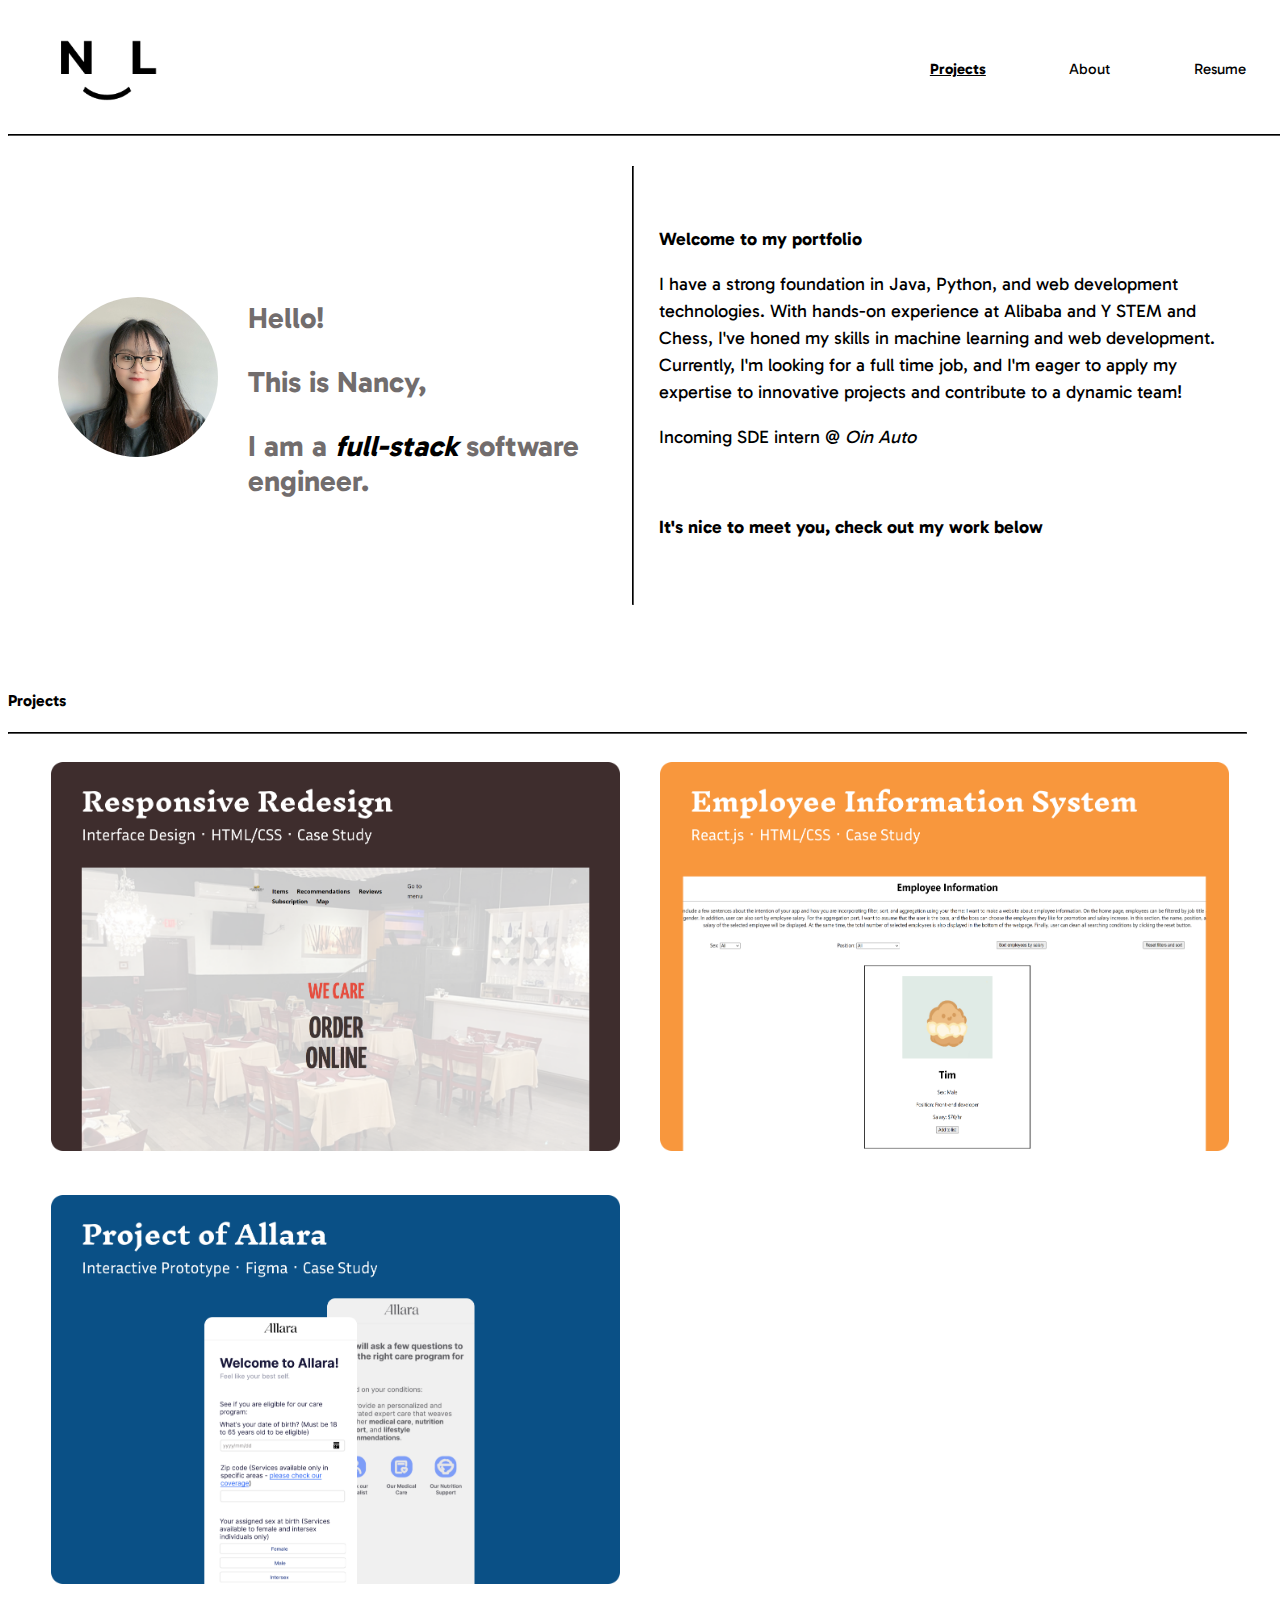
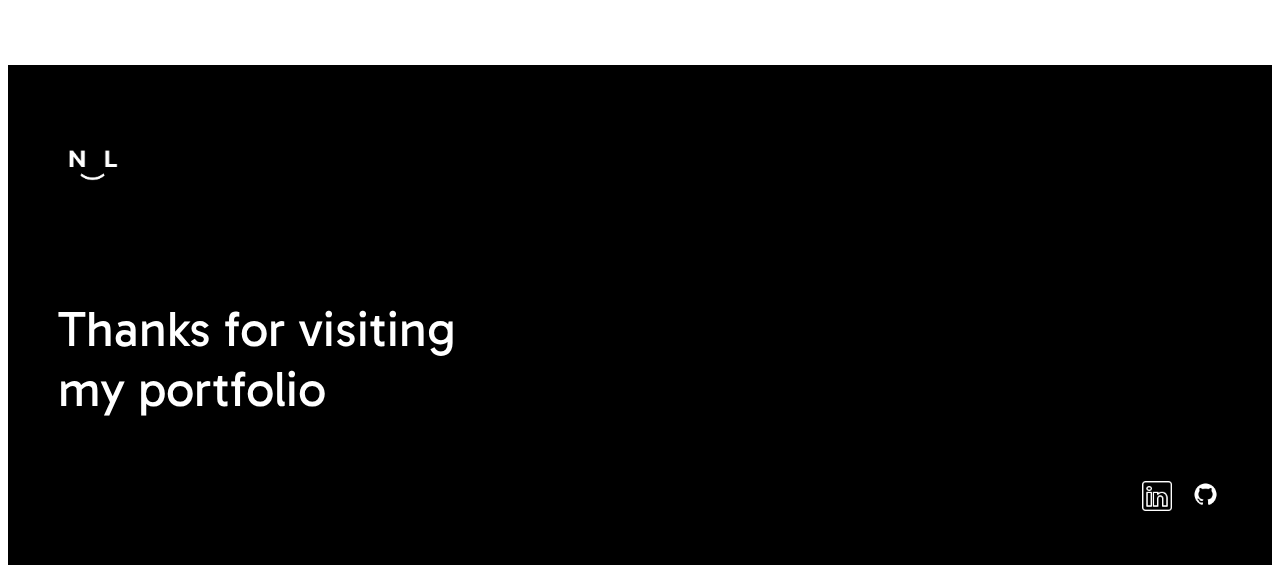
<file: index.html>
<!DOCTYPE html>
<html lang="zh-CN">
  <head>
    <meta charset="UTF-8" />
    <title>Portfolio</title>
    <!-- css -->
    <link rel="stylesheet" href="style.css" />
    <!-- font -->
    <link rel="preconnect" href="https://fonts.googleapis.com" />
    <link rel="preconnect" href="https://fonts.gstatic.com" crossorigin />
    <link
      href="https://fonts.googleapis.com/css2?family=Belanosima:wght@400;600;700&family=Gabarito:wght@400..900&family=Reddit+Mono:wght@200..900&display=swap"
      rel="stylesheet"
    />
  </head>
  <body>
    <!-- header part -->
    <header>
      <div class="header">
        <a href="index.html"
          ><img
            src="./Assets/Group 1.png"
            alt="group1"
            style="width: 100px; height: 100px"
        /></a>
        <div class="header-text">
          <a href="#projects"><u>Projects</u></a>
          <a href="about.html">About</a>
          <a href="./Assets/Lanxi Li Resume Java.pdf"> Resume</a>
        </div>
      </div>
      <hr style="margin: 0px; border-color: black" />
    </header>

    <!-- brief intro about myself -->
    <div class="intro">
      <div class="left-part">
        <img
          src="./Assets/me.jpg"
          alt="me"
          style="
            border-radius: 50%;
            height: 160px;
            width: 160px;
            margin-right: 30px;
            margin-top: 25px;
          "
        />
        <div class="left-part-text">
          <h3>Hello!</h3>
          <h3>This is Nancy,</h3>
          <h3 style="display: inline">
            I am a
            <p
              style="
                font-weight: bold;
                color: black;
                display: inline;
                font-style: italic;
              "
            >
              full-stack
            </p>
            software engineer.
          </h3>
        </div>
      </div>
      <hr style="border-color: black; margin-right: 25px" />
      <div class="right-part">
        <p style="font-weight: bold">Welcome to my portfolio</p>
        <p>
          I have a strong foundation in Java, Python, and web development
          technologies. With hands-on experience at Alibaba and Y STEM and
          Chess, I've honed my skills in machine learning and web development.
          Currently, I'm looking for a full time job, and I'm eager to apply my
          expertise to innovative projects and contribute to a dynamic team!
        </p>
        <p>Incoming SDE intern @ <i>Oin Auto</i></p>
        <br />
        <p style="font-weight: bold">
          It's nice to meet you, check out my work below
        </p>
        <br />
        <br />
      </div>
    </div>
    <br id="projects" />
    <br />
    <br />

    <!-- projects -->
    <h4>Projects</h4>
    <hr style="border-color: black; margin-right: 25px" />
    <div class="projects">
      <a href="responsiveRedesign.html"
        ><img src="./Assets/responsive redesign.png" alt="responsive redesign"
      /></a>
      <a href="employeeInfoSys.html"
        ><img src="./Assets/employee info sys.png" alt="employee info system"
      /></a>
      <a href="allara.html"
        ><img src="./Assets/allara project.png" alt="allara project"
      /></a>
      <a href="" style="pointer-events: none"
        ><img src="./Assets/transparent frame.png" alt="transparent"
      /></a>
    </div>
    <br />
    <br />
    <br />

    <!-- footer -->
    <footer class="footer">
      <div class="footer-left">
        <img
          src="./Assets/Group 2.png"
          alt="group 2"
          style="width: 50px; height: 50px; margin-top: 80px; margin-left: 60px"
        />
        <div class="footer-content">
          <div class="footer-text">
            <p>Thanks for visiting</p>
            <p>my portfolio</p>
          </div>
        </div>
      </div>

      <div class="footer-image">
        <a href="https://www.linkedin.com/in/lanxi-li-076632290/"
          ><img src="./Assets/linkedin.png" alt="linkedin" style="width: 30px"
        /></a>

        <a href="https://github.com/Nancy0221"
          ><img
            src="./Assets/github.png"
            alt="github"
            style="width: 33px; height: 33px"
        /></a>
      </div>
    </footer>
  </body>
</html>
</file>
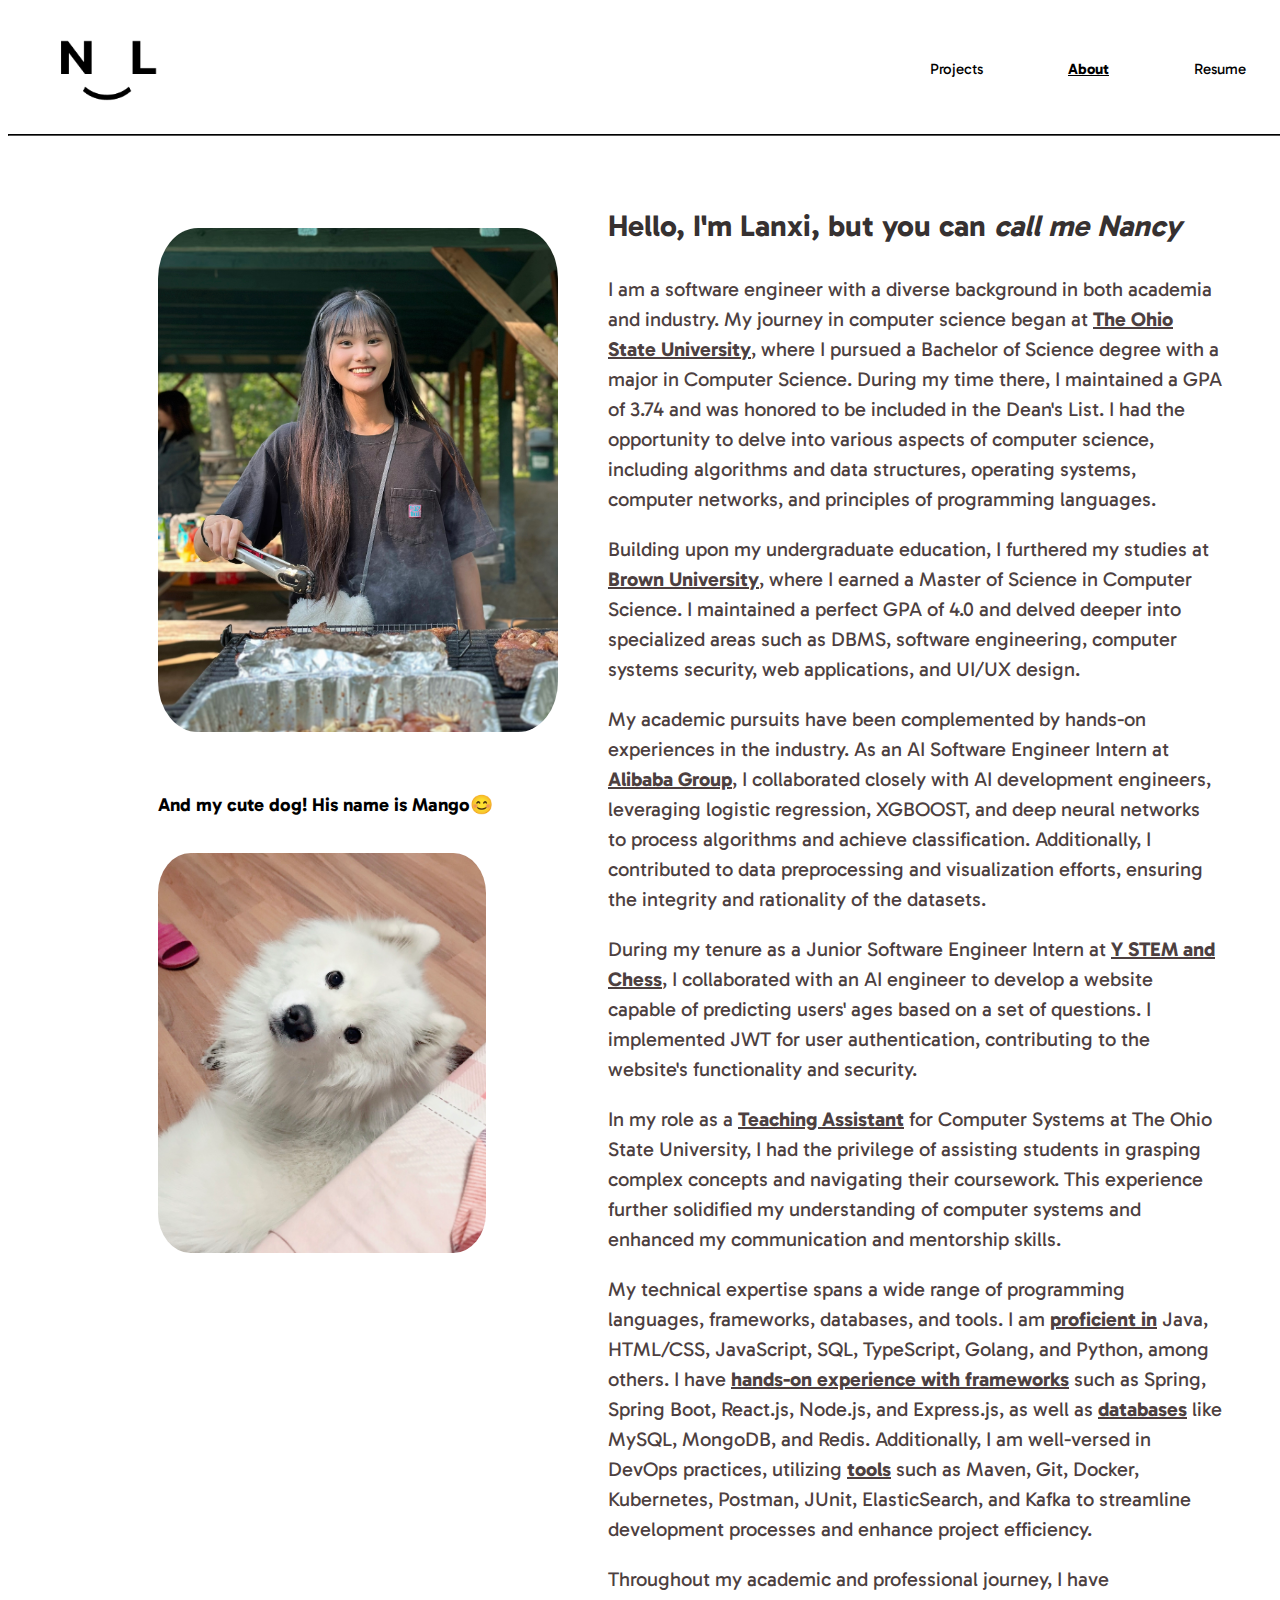
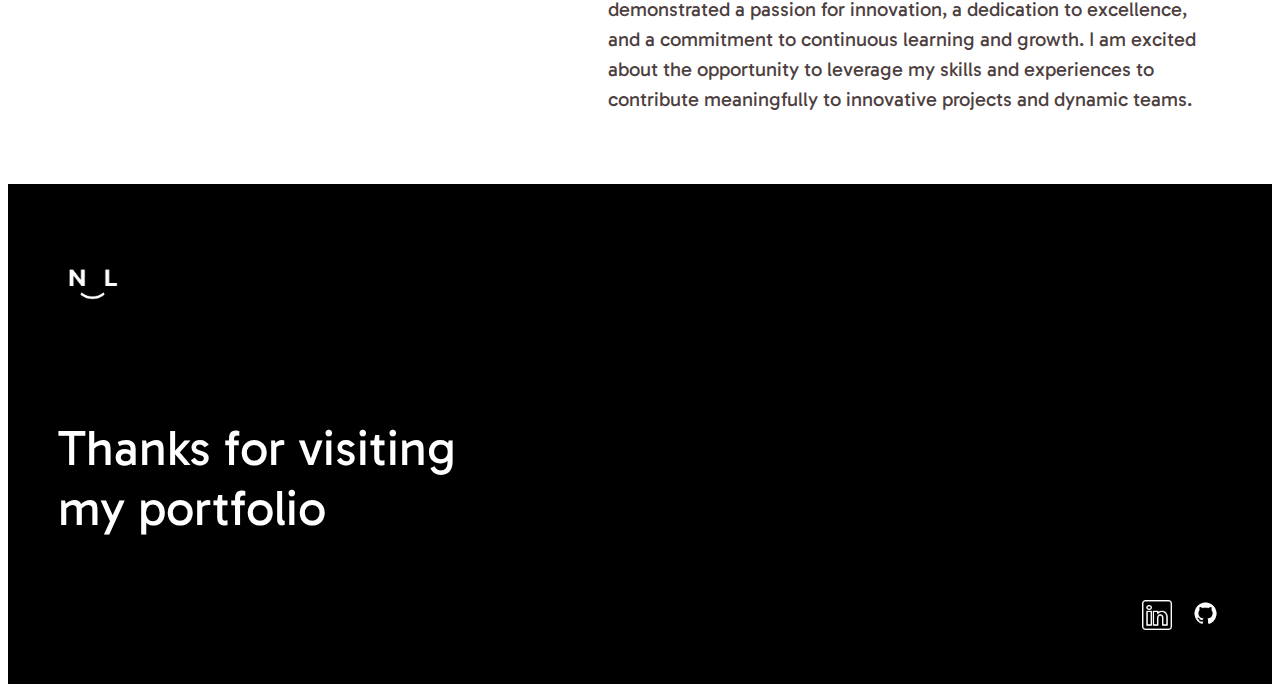
<file: about.html>
<!DOCTYPE html>
<html lang="zh-CN">
  <head>
    <meta charset="UTF-8" />
    <title>About</title>
    <!-- css -->
    <link rel="stylesheet" href="style.css" />
    <!-- font -->
    <link rel="preconnect" href="https://fonts.googleapis.com" />
    <link rel="preconnect" href="https://fonts.gstatic.com" crossorigin />
    <link
      href="https://fonts.googleapis.com/css2?family=Belanosima:wght@400;600;700&family=Gabarito:wght@400..900&family=Reddit+Mono:wght@200..900&display=swap"
      rel="stylesheet"
    />
  </head>
  <body>
    <!-- header part -->
    <header>
      <div class="header">
        <a href="index.html"
          ><img
            src="./Assets/Group 1.png"
            alt="group1"
            style="width: 100px; height: 100px"
        /></a>
        <div class="header-text">
          <a href="index.html#projects">Projects</a>
          <a href="about.html"><u>About</u></a>
          <a href="./Assets/Lanxi Li Resume Java.pdf">Resume</a>
        </div>
      </div>
      <hr style="margin: 0px; border-color: black" />
    </header>

    <!-- self intro part -->
    <div class="self-intro">
      <div class="about-me-self-intro-pics">
        <img
          src="./Assets/aboutMePicture.jpg"
          alt="myself"
          style="height: 504px; width: 400px; border-radius: 10%"
        />
        <br />
        <br />
        <br />
        <h3>And my cute dog! His name is Mango😊</h3>
        <br />
        <img
          src="./Assets/dog.jpg"
          alt="mango"
          style="height: 400px; width: auto; border-radius: 10%"
        />
      </div>

      <div class="about-me-self-intro-text">
        <h3 style="font-size: 30px; color: rgba(54, 49, 49, 1)">
          Hello, I'm Lanxi, but you can <i>call me Nancy</i>
        </h3>
        <p>
          I am a software engineer with a diverse background in both academia
          and industry. My journey in computer science began at
          <u>The Ohio State University</u>, where I pursued a Bachelor of
          Science degree with a major in Computer Science. During my time there,
          I maintained a GPA of 3.74 and was honored to be included in the
          Dean's List. I had the opportunity to delve into various aspects of
          computer science, including algorithms and data structures, operating
          systems, computer networks, and principles of programming languages.
        </p>
        <p>
          Building upon my undergraduate education, I furthered my studies at
          <u>Brown University</u>, where I earned a Master of Science in
          Computer Science. I maintained a perfect GPA of 4.0 and delved deeper
          into specialized areas such as DBMS, software engineering, computer
          systems security, web applications, and UI/UX design.
        </p>
        <p>
          My academic pursuits have been complemented by hands-on experiences in
          the industry. As an AI Software Engineer Intern at
          <u>Alibaba Group</u>, I collaborated closely with AI development
          engineers, leveraging logistic regression, XGBOOST, and deep neural
          networks to process algorithms and achieve classification.
          Additionally, I contributed to data preprocessing and visualization
          efforts, ensuring the integrity and rationality of the datasets.
        </p>
        <p>
          During my tenure as a Junior Software Engineer Intern at
          <u>Y STEM and Chess</u>, I collaborated with an AI engineer to develop
          a website capable of predicting users' ages based on a set of
          questions. I implemented JWT for user authentication, contributing to
          the website's functionality and security.
        </p>
        <p>
          In my role as a <u>Teaching Assistant</u> for Computer Systems at The
          Ohio State University, I had the privilege of assisting students in
          grasping complex concepts and navigating their coursework. This
          experience further solidified my understanding of computer systems and
          enhanced my communication and mentorship skills.
        </p>
        <p>
          My technical expertise spans a wide range of programming languages,
          frameworks, databases, and tools. I am <u>proficient in</u> Java,
          HTML/CSS, JavaScript, SQL, TypeScript, Golang, and Python, among
          others. I have <u>hands-on experience with frameworks</u> such as
          Spring, Spring Boot, React.js, Node.js, and Express.js, as well as
          <u>databases</u> like MySQL, MongoDB, and Redis. Additionally, I am
          well-versed in DevOps practices, utilizing <u>tools</u> such as Maven,
          Git, Docker, Kubernetes, Postman, JUnit, ElasticSearch, and Kafka to
          streamline development processes and enhance project efficiency.
        </p>
        <p>
          Throughout my academic and professional journey, I have demonstrated a
          passion for innovation, a dedication to excellence, and a commitment
          to continuous learning and growth. I am excited about the opportunity
          to leverage my skills and experiences to contribute meaningfully to
          innovative projects and dynamic teams.
        </p>
      </div>
    </div>

    <!-- footer -->
    <footer class="footer">
      <div class="footer-left">
        <img
          src="./Assets/Group 2.png"
          alt="group 2"
          style="width: 50px; height: 50px; margin-top: 80px; margin-left: 60px"
        />
        <div class="footer-content">
          <div class="footer-text">
            <p>Thanks for visiting</p>
            <p>my portfolio</p>
          </div>
        </div>
      </div>

      <div class="footer-image">
        <a href="https://www.linkedin.com/in/lanxi-li-076632290/"
          ><img src="./Assets/linkedin.png" alt="linkedin" style="width: 30px"
        /></a>

        <a href="https://github.com/Nancy0221"
          ><img
            src="./Assets/github.png"
            alt="github"
            style="width: 33px; height: 33px"
        /></a>
      </div>
    </footer>
  </body>
</html>
</file>
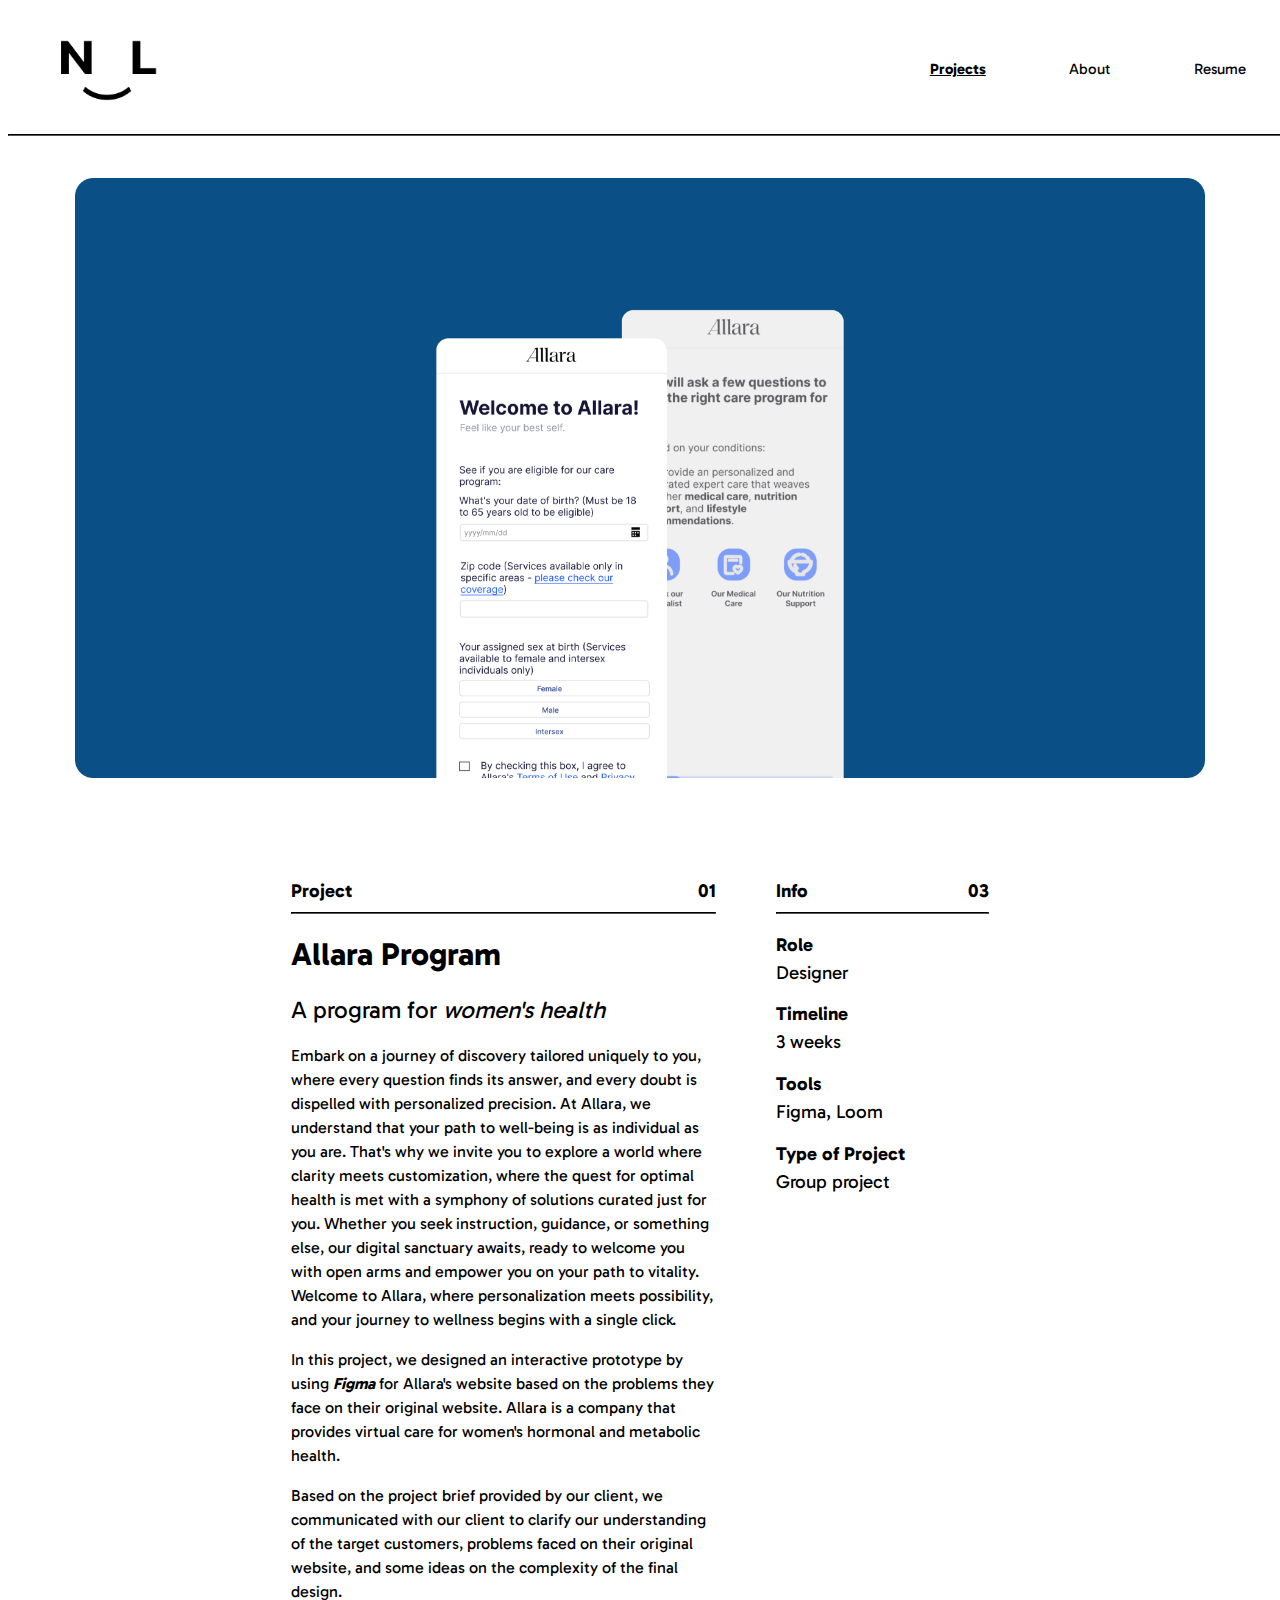
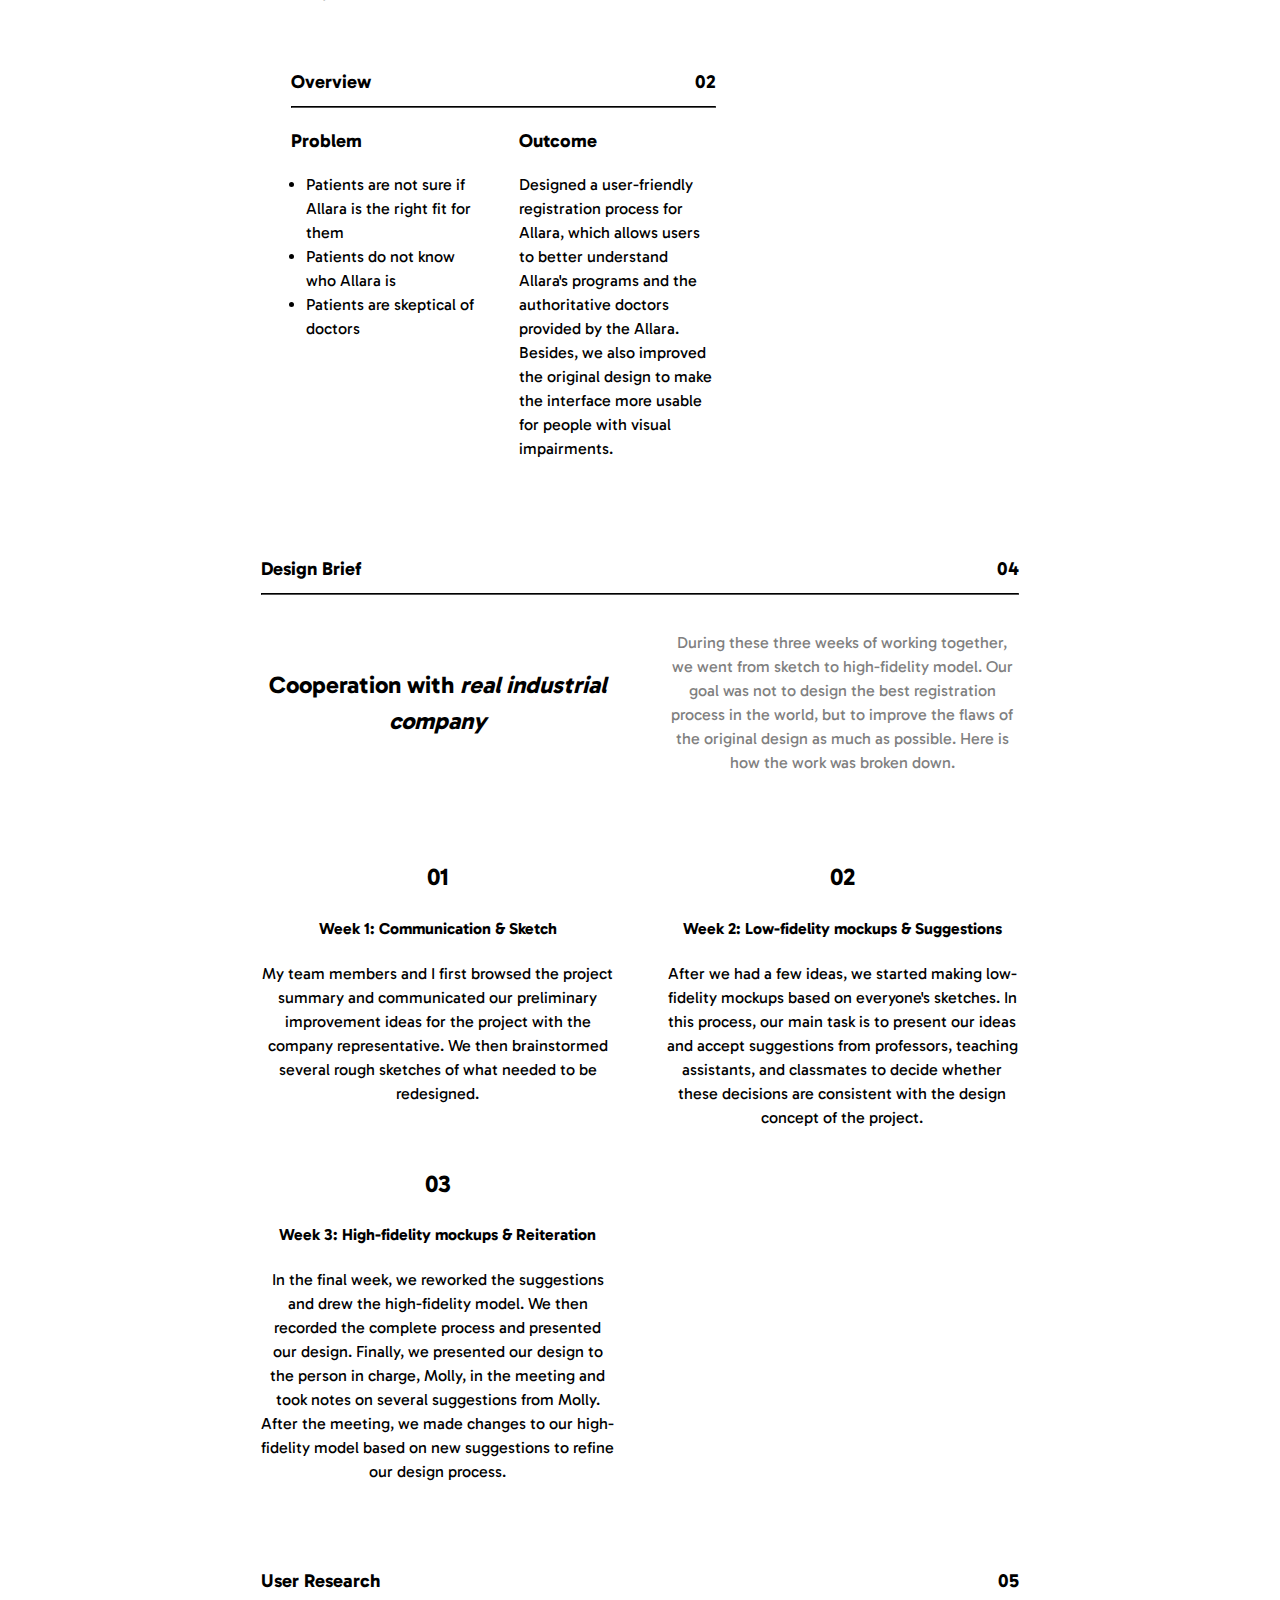
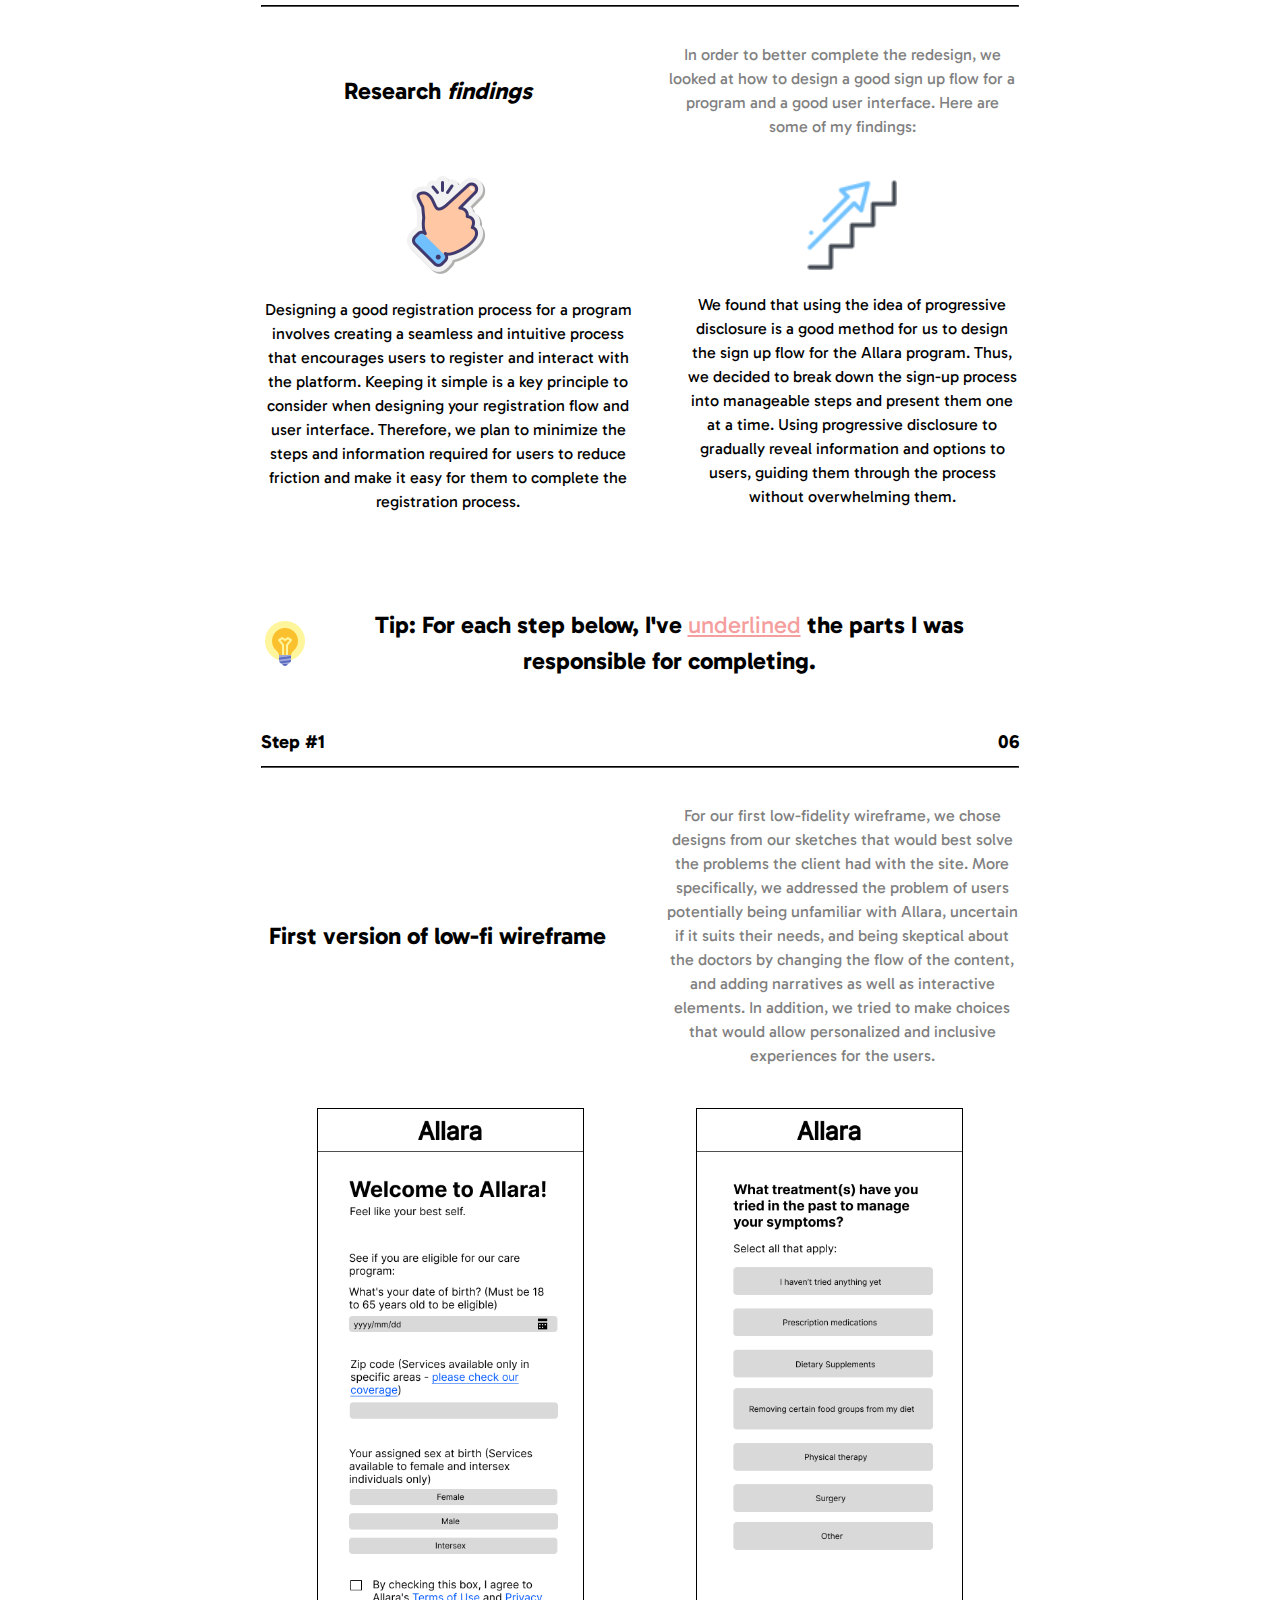
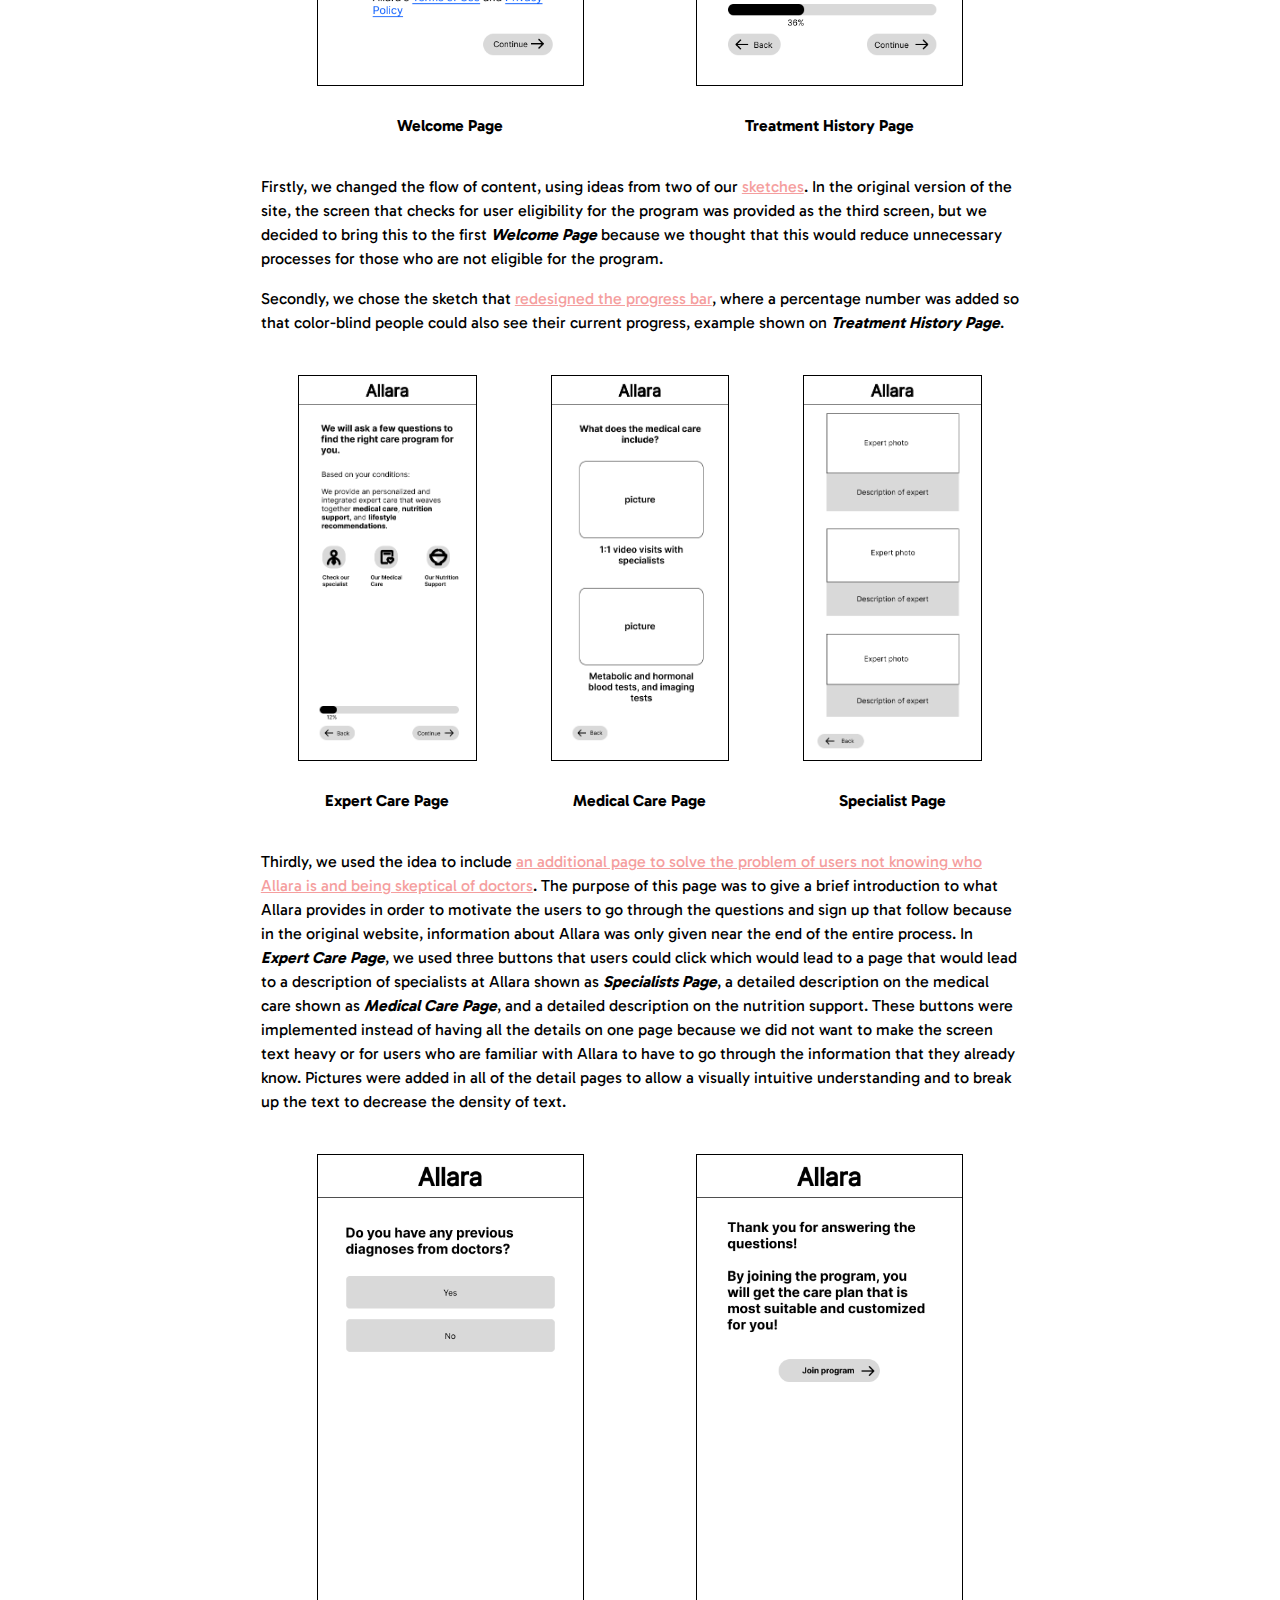
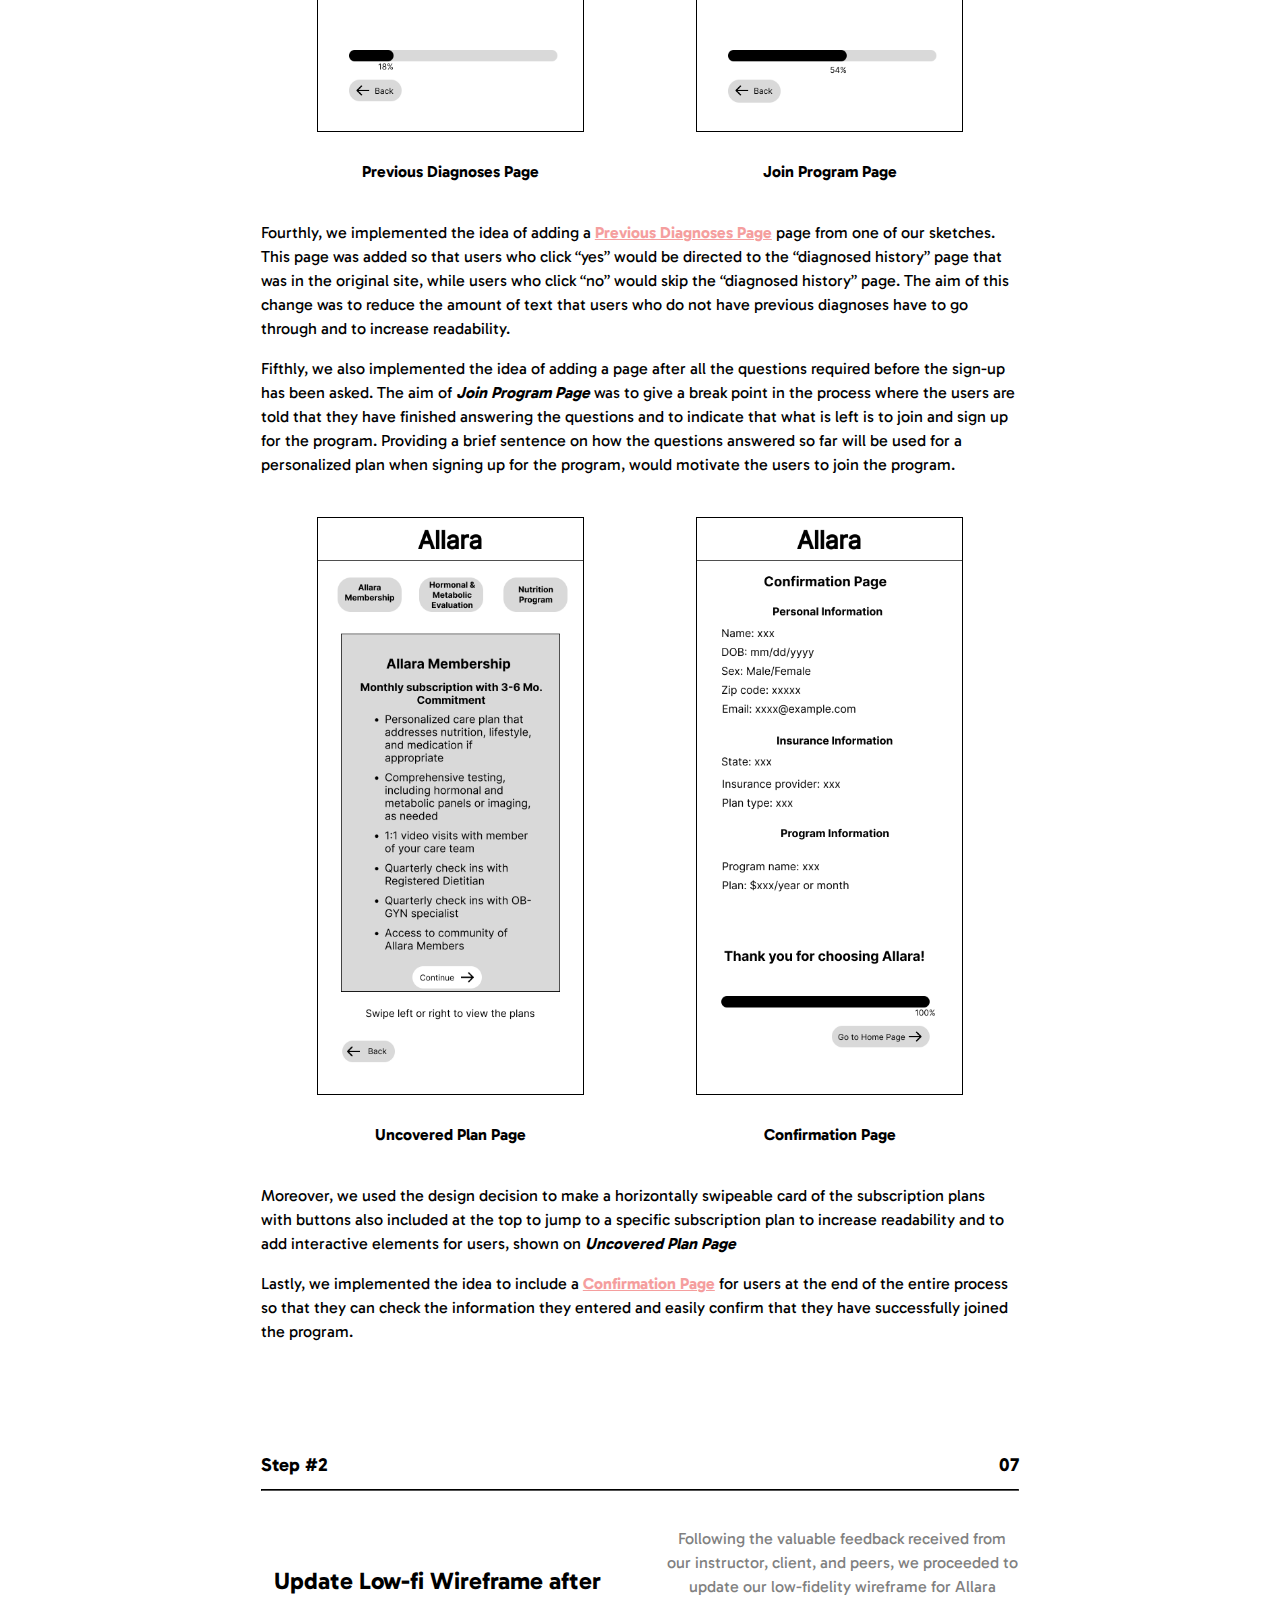
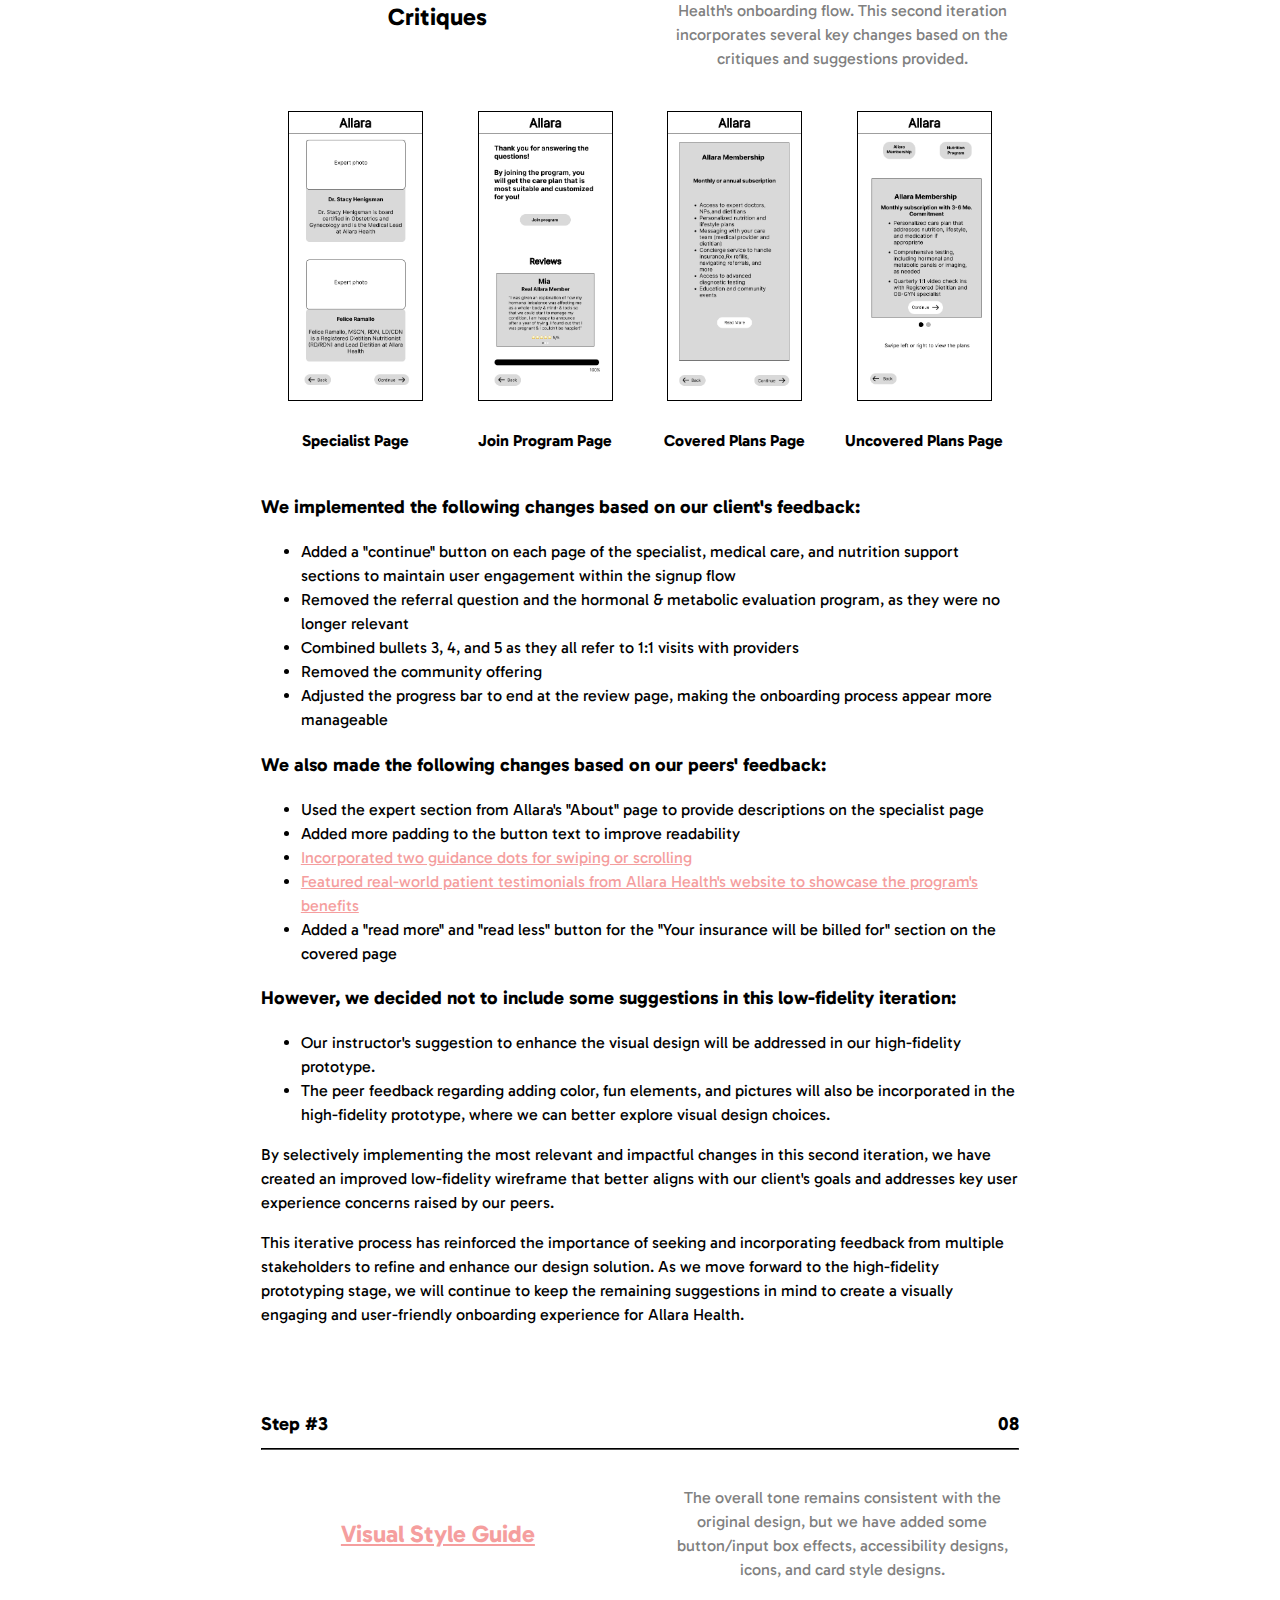
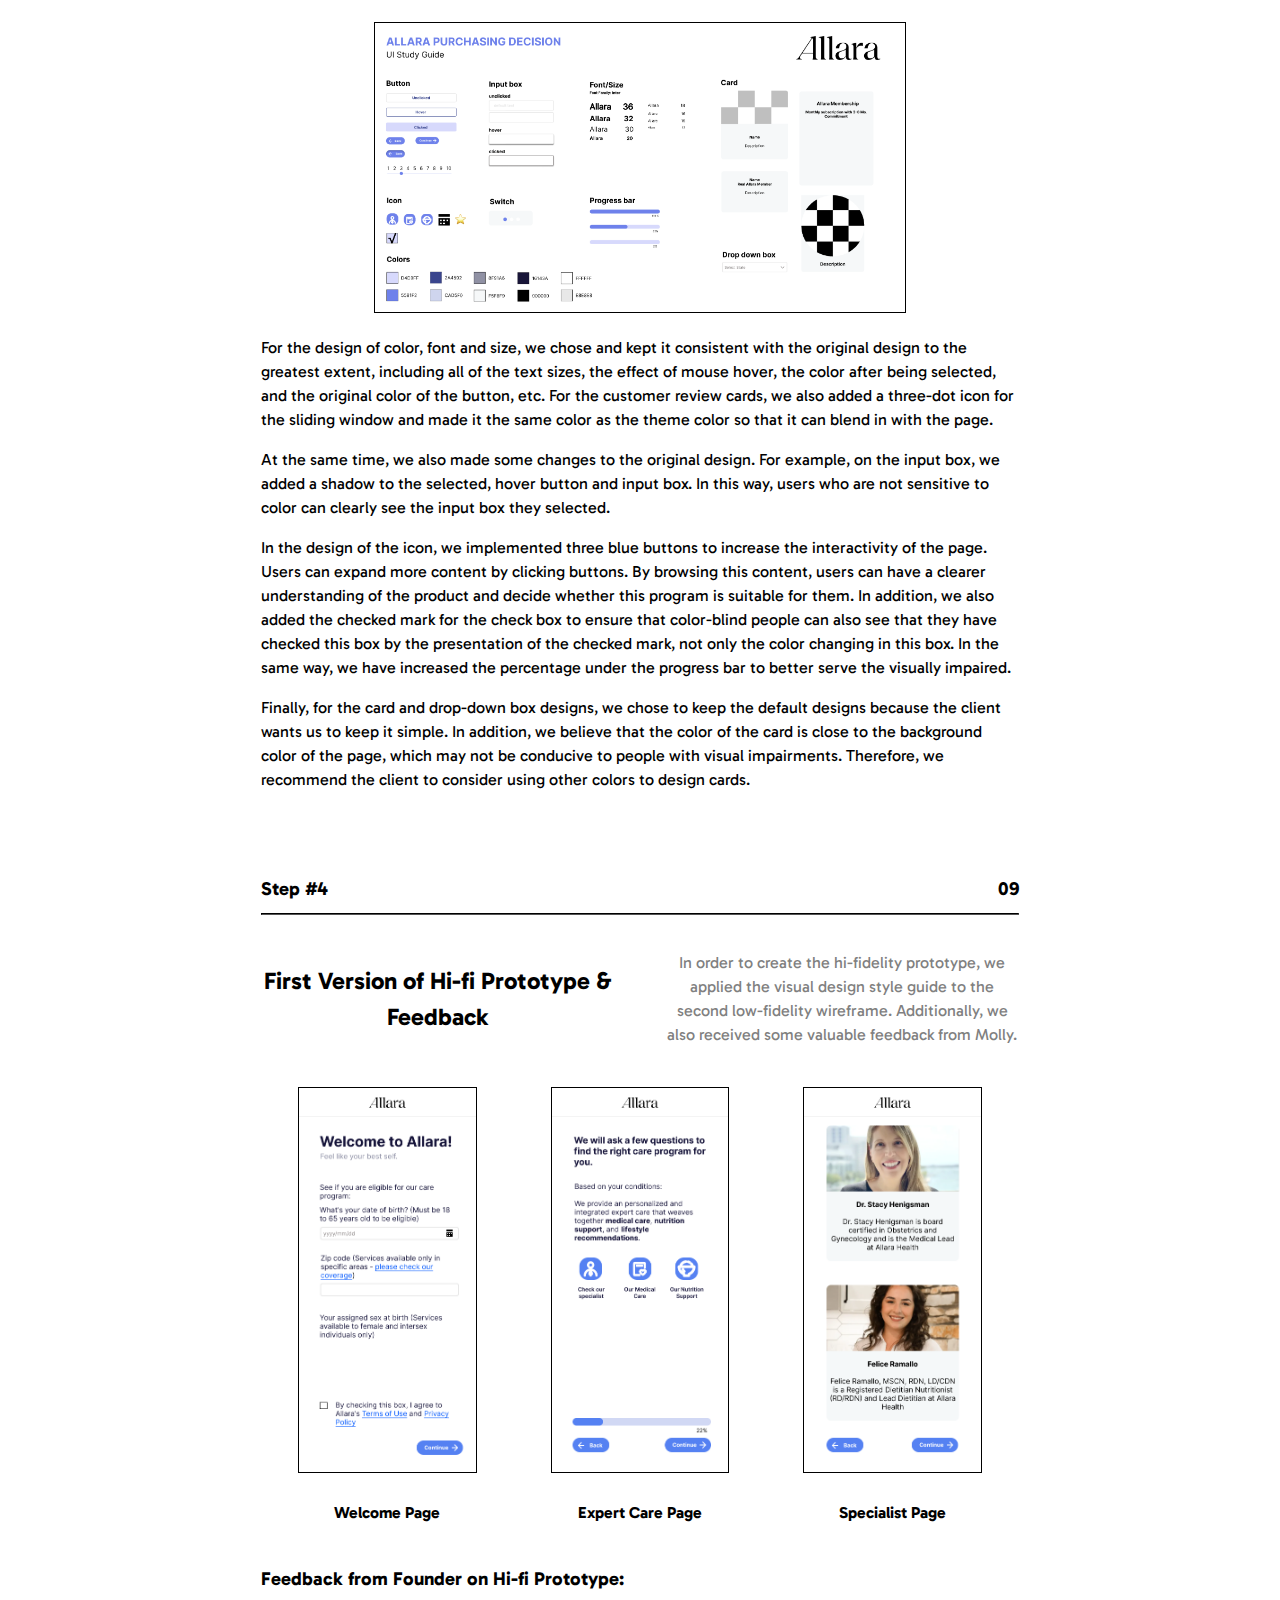
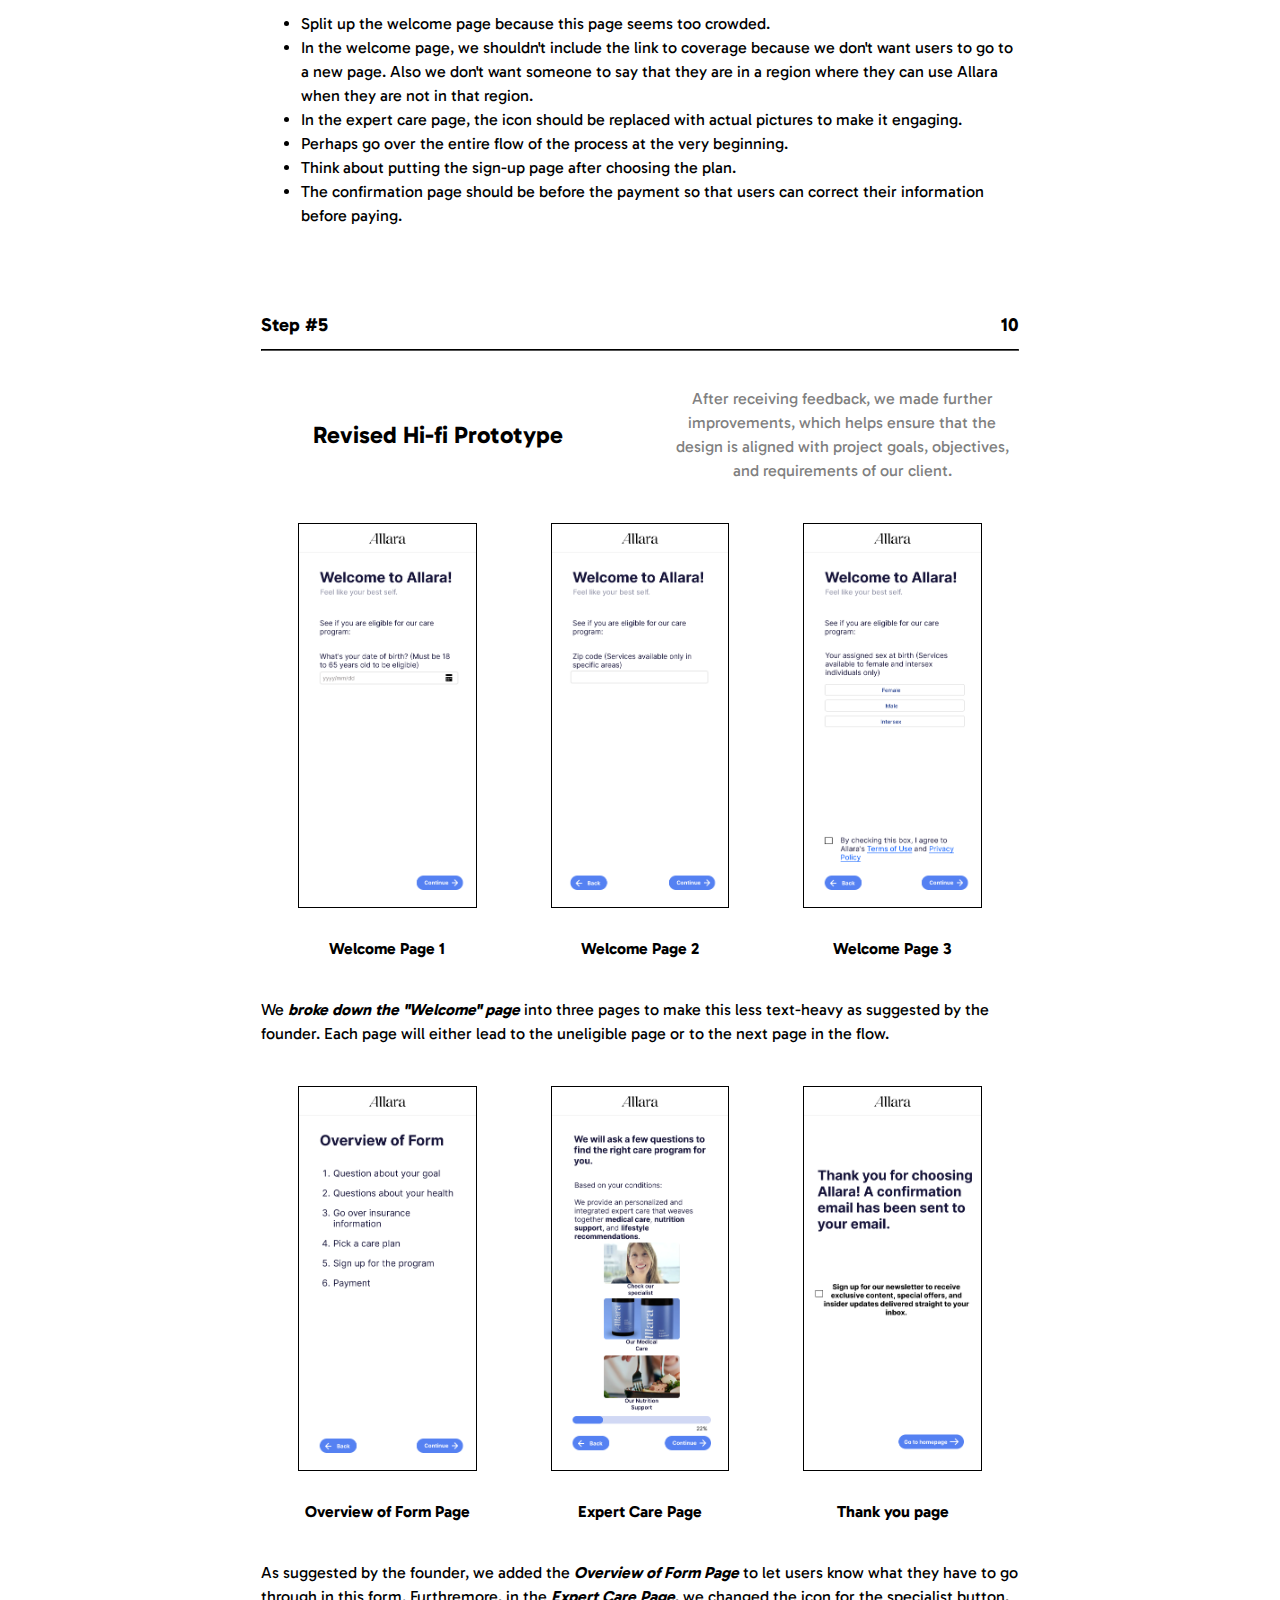
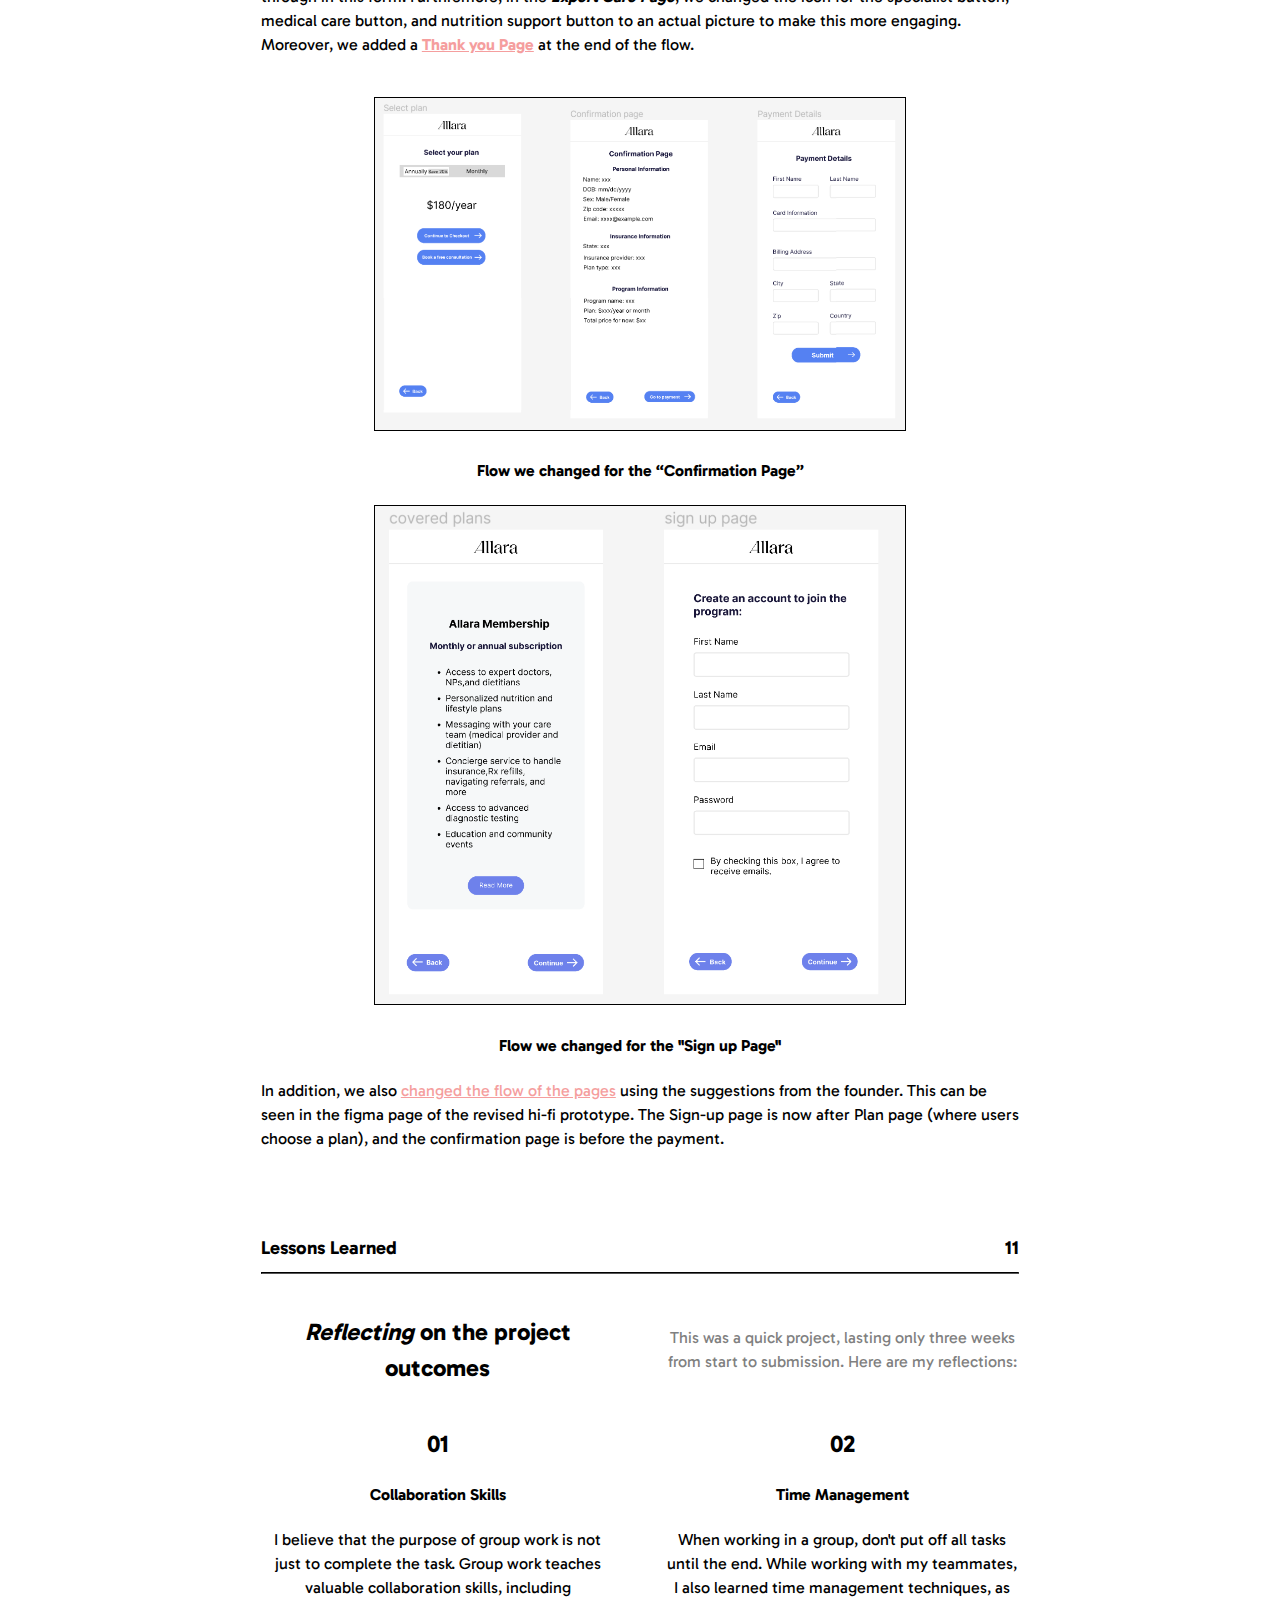
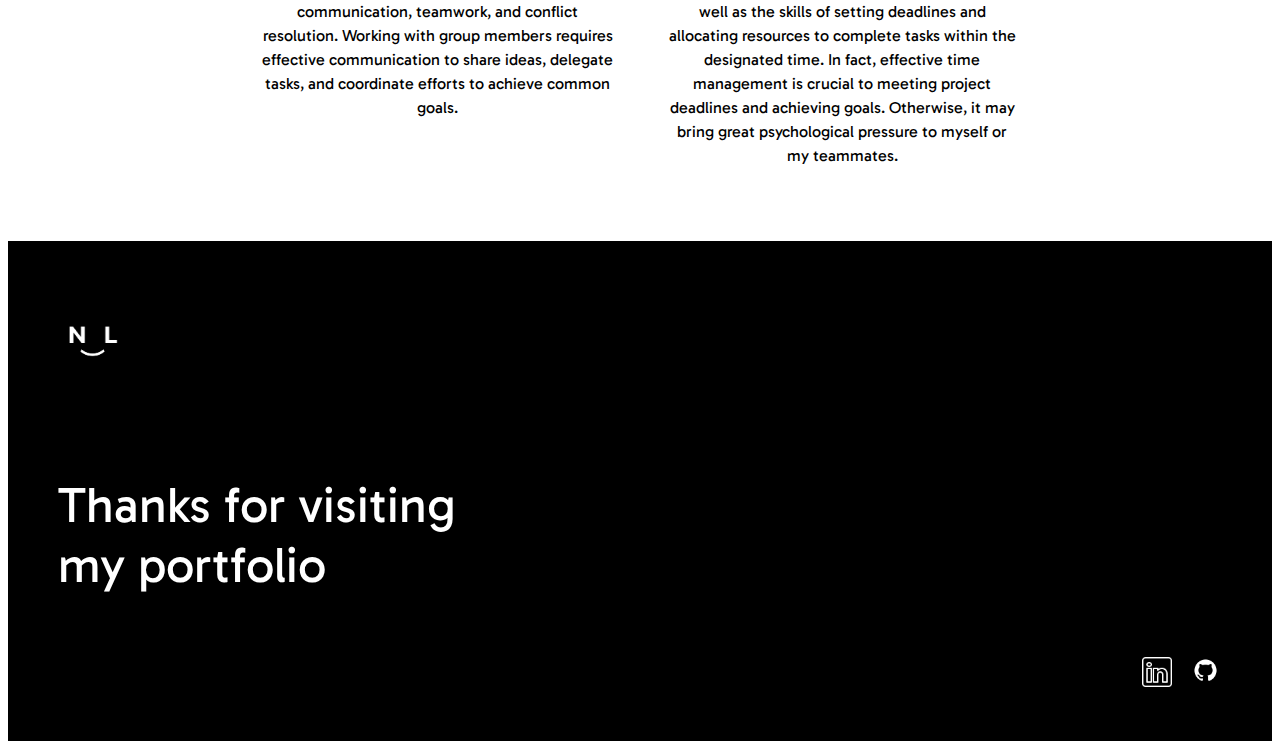
<file: allara.html>
<!DOCTYPE html>
<html lang="zh-CN">
  <head>
    <meta charset="UTF-8" />
    <title>Project of Allara</title>
    <!-- css -->
    <link rel="stylesheet" href="style.css" />
    <!-- font -->
    <link rel="preconnect" href="https://fonts.googleapis.com" />
    <link rel="preconnect" href="https://fonts.gstatic.com" crossorigin />
    <link
      href="https://fonts.googleapis.com/css2?family=Belanosima:wght@400;600;700&family=Gabarito:wght@400..900&family=Reddit+Mono:wght@200..900&display=swap"
      rel="stylesheet"
    />
  </head>
  <body>
    <!-- header part -->
    <header>
      <div class="header">
        <a href="index.html"
          ><img
            src="./Assets/Group 1.png"
            alt="group1"
            style="width: 100px; height: 100px"
        /></a>
        <div class="header-text">
          <a href="index.html#projects"><u>Projects</u></a>
          <a href="about.html">About</a>
          <a href="./Assets/Lanxi Li Resume Java.pdf"> Resume</a>
        </div>
      </div>
      <hr style="margin: 0px; border-color: black" />
    </header>
    <div style="text-align: center; margin-top: 50px">
      <img
        src="./Assets/allara no labels.png"
        alt="projectOfAllara"
        style="height: 600px; width: 1130px"
      />
    </div>
    <br />
    <br />
    <br />

    <!-- whole content -->
    <div class="responsive-redesign-whole-content allara-whole-content">
      <div class="rr-content1to3">
        <div class="rr-content1and2">
          <!-- content 1 -->
          <div class="rr-content1">
            <!-- header -->
            <div class="rr-content1-header">
              <h3 style="margin-left: 0">Project</h3>
              <h3 style="margin-right: 0">01</h3>
            </div>
            <hr style="margin: 0px; border-color: black" />
            <!-- content -->
            <div class="rr-content1-content">
              <h1>Allara Program</h1>
              <h2 style="font-weight: lighter">
                A program for <i>women's health</i>
              </h2>
              <p>
                Embark on a journey of discovery tailored uniquely to you, where
                every question finds its answer, and every doubt is dispelled
                with personalized precision. At Allara, we understand that your
                path to well-being is as individual as you are. That's why we
                invite you to explore a world where clarity meets customization,
                where the quest for optimal health is met with a symphony of
                solutions curated just for you. Whether you seek instruction,
                guidance, or something else, our digital sanctuary awaits, ready
                to welcome you with open arms and empower you on your path to
                vitality. Welcome to Allara, where personalization meets
                possibility, and your journey to wellness begins with a single
                click.
              </p>
              <p>
                In this project, we designed an interactive prototype by using
                <em>Figma</em> for Allara's website based on the problems they
                face on their original website. Allara is a company that
                provides virtual care for women's hormonal and metabolic health.
              </p>
              <p>
                Based on the project brief provided by our client, we
                communicated with our client to clarify our understanding of the
                target customers, problems faced on their original website, and
                some ideas on the complexity of the final design.
              </p>
            </div>
          </div>

          <br />
          <br />

          <!-- content 2 -->
          <div class="rr-content2">
            <!-- header -->
            <div class="rr-content1-header">
              <h3 style="margin-left: 0">Overview</h3>
              <h3 style="margin-right: 0">02</h3>
            </div>
            <hr style="margin: 0px; border-color: black" />
            <!-- content -->
            <div class="allara-content2-content">
              <div class="rr-content2-problem">
                <h3>Problem</h3>
                <ul style="padding-left: 15px">
                  <li>
                    Patients are not sure if Allara is the right fit for them
                  </li>
                  <li>Patients do not know who Allara is</li>
                  <li>Patients are skeptical of doctors</li>
                </ul>
              </div>
              <div class="rr-content2-outcome">
                <h3>Outcome</h3>
                <p>
                  Designed a user-friendly registration process for Allara,
                  which allows users to better understand Allara's programs and
                  the authoritative doctors provided by the Allara. Besides, we
                  also improved the original design to make the interface more
                  usable for people with visual impairments.
                </p>
              </div>
            </div>
          </div>
        </div>

        <!-- content 3 -->
        <div class="rr-content3">
          <!-- header -->
          <div class="rr-content1-header">
            <h3 style="margin-left: 0">Info</h3>
            <h3 style="margin-right: 0">03</h3>
          </div>
          <hr style="margin: 0px; border-color: black" />
          <!-- content -->
          <div class="rr-content3-content">
            <h3 style="margin-bottom: 0px">Role</h3>
            <h3 style="font-weight: lighter; margin-top: 5px">Designer</h3>
            <h3 style="margin-bottom: 0px">Timeline</h3>
            <h3 style="font-weight: lighter; margin-top: 5px">3 weeks</h3>
            <h3 style="margin-bottom: 0px">Tools</h3>
            <h3 style="font-weight: lighter; margin-top: 5px">Figma, Loom</h3>
            <h3 style="margin-bottom: 0px">Type of Project</h3>
            <h3 style="font-weight: lighter; margin-top: 5px">Group project</h3>
          </div>
        </div>
      </div>

      <br />
      <br />

      <!-- content 4 -->
      <!-- <div style="background-color: black; color: white"> -->
      <div class="rr-content4">
        <!-- header -->
        <div class="rr-content1-header">
          <h3 style="margin-left: 0">Design Brief</h3>
          <h3 style="margin-right: 0">04</h3>
        </div>
        <hr style="margin: 0px; border-color: black" />
        <!-- content -->
        <div class="rr-content4-content">
          <div class="design-brief-intro-part">
            <h2 style="margin-right: 25px">
              Cooperation with <i>real industrial company</i>
            </h2>
            <p style="color: gray; margin-left: 25px">
              During these three weeks of working together, we went from sketch
              to high-fidelity model. Our goal was not to design the best
              registration process in the world, but to improve the flaws of the
              original design as much as possible. Here is how the work was
              broken down.
            </p>
          </div>

          <br />
          <br />

          <div class="design-brief-steps">
            <div class="design-brief-step" style="margin-right: 25px">
              <h2>01</h2>
              <h4>Week 1: Communication & Sketch</h4>
              <p>
                My team members and I first browsed the project summary and
                communicated our preliminary improvement ideas for the project
                with the company representative. We then brainstormed several
                rough sketches of what needed to be redesigned.
              </p>
            </div>
            <div class="design-brief-step" style="margin-left: 25px">
              <h2>02</h2>
              <h4>Week 2: Low-fidelity mockups & Suggestions</h4>
              <p>
                After we had a few ideas, we started making low-fidelity mockups
                based on everyone's sketches. In this process, our main task is
                to present our ideas and accept suggestions from professors,
                teaching assistants, and classmates to decide whether these
                decisions are consistent with the design concept of the project.
              </p>
            </div>
          </div>
          <div class="design-brief-steps">
            <div class="design-brief-step" style="margin-right: 25px">
              <h2>03</h2>
              <h4>Week 3: High-fidelity mockups & Reiteration</h4>
              <p>
                In the final week, we reworked the suggestions and drew the
                high-fidelity model. We then recorded the complete process and
                presented our design. Finally, we presented our design to the
                person in charge, Molly, in the meeting and took notes on
                several suggestions from Molly. After the meeting, we made
                changes to our high-fidelity model based on new suggestions to
                refine our design process.
              </p>
            </div>
            <div class="design-brief-step" style="margin-left: 25px">
              <h2></h2>
              <h4></h4>
              <p></p>
            </div>
          </div>
        </div>
      </div>
      <!-- </div> -->
    </div>

    <br />
    <br />
    <br />

    <!-- content 5 -->
    <div class="rr-content5">
      <!-- header -->
      <div class="rr-content1-header">
        <h3 style="margin-left: 0">User Research</h3>
        <h3 style="margin-right: 0">05</h3>
      </div>
      <hr style="margin: 0px; border-color: black" />
      <!-- content -->
      <div class="rr-content5-content">
        <div class="research-intro-part">
          <h2 style="margin-right: 25px">Research <i>findings</i></h2>
          <p style="color: gray; margin-left: 25px">
            In order to better complete the redesign, we looked at how to design
            a good sign up flow for a program and a good user interface. Here
            are some of my findings:
          </p>
        </div>

        <div class="research-results">
          <div class="research-result" style="margin-right: 25px">
            <img src="./Assets/easy.png" alt="easy" />
            <p>
              Designing a good registration process for a program involves
              creating a seamless and intuitive process that encourages users to
              register and interact with the platform. Keeping it simple is a
              key principle to consider when designing your registration flow
              and user interface. Therefore, we plan to minimize the steps and
              information required for users to reduce friction and make it easy
              for them to complete the registration process.
            </p>
          </div>
          <div class="research-result" style="margin-left: 25px">
            <img src="./Assets/stairs.png" alt="stairs" style="height: 90px" />
            <p>
              We found that using the idea of progressive disclosure is a good
              method for us to design the sign up flow for the Allara program.
              Thus, we decided to break down the sign-up process into manageable
              steps and present them one at a time. Using progressive disclosure
              to gradually reveal information and options to users, guiding them
              through the process without overwhelming them.
            </p>
          </div>
        </div>
      </div>
    </div>

    <br />
    <br />
    <br />

    <div class="allara-tips">
      <img src="./Assets/tip.png" alt="tip" />
      <h2>
        Tip: For each step below, I've
        <u style="font-weight: normal; color: rgba(245, 158, 158, 1)"
          >underlined</u
        >
        the parts I was responsible for completing.
      </h2>
    </div>
    <br />

    <!-- content 6 -->
    <div class="rr-content6">
      <!-- header -->
      <div class="rr-content1-header">
        <h3 style="margin-left: 0">Step #1</h3>
        <h3 style="margin-right: 0">06</h3>
      </div>
      <hr style="margin: 0px; border-color: black" />
      <!-- content -->
      <div class="rr-content6-content">
        <div class="rr-content6-feature-intro">
          <h2 style="margin-right: 25px">First version of low-fi wireframe</h2>
          <p style="color: gray; margin-left: 25px">
            For our first low-fidelity wireframe, we chose designs from our
            sketches that would best solve the problems the client had with the
            site. More specifically, we addressed the problem of users
            potentially being unfamiliar with Allara, uncertain if it suits
            their needs, and being skeptical about the doctors by changing the
            flow of the content, and adding narratives as well as interactive
            elements. In addition, we tried to make choices that would allow
            personalized and inclusive experiences for the users.
          </p>
        </div>

        <br />

        <div class="rr-content6-feature-boxes-sameline">
          <div class="allara-content6-feature-box">
            <img src="./Assets/welcome-page.png" alt="welcome-page" />
            <h4>Welcome Page</h4>
          </div>
          <div class="allara-content6-feature-box">
            <img
              src="./Assets/treatment-history-page.png"
              alt="treatment-history-page"
            />
            <h4>Treatment History Page</h4>
          </div>
        </div>
        <p style="text-align: left">
          Firstly, we changed the flow of content, using ideas from two of our
          <u style="font-weight: normal; color: rgba(245, 158, 158, 1)"
            >sketches</u
          >. In the original version of the site, the screen that checks for
          user eligibility for the program was provided as the third screen, but
          we decided to bring this to the first <em>Welcome Page</em> because we
          thought that this would reduce unnecessary processes for those who are
          not eligible for the program.
        </p>
        <p style="text-align: left">
          Secondly, we chose the sketch that
          <u style="font-weight: normal; color: rgba(245, 158, 158, 1)"
            >redesigned the progress bar</u
          >, where a percentage number was added so that color-blind people
          could also see their current progress, example shown on
          <em>Treatment History Page</em>.
        </p>

        <br />

        <div class="rr-content6-feature-boxes-sameline">
          <div class="allara-content6-feature-box">
            <img src="./Assets/expert-care-page.png" alt="expert-care-page" />
            <h4>Expert Care Page</h4>
          </div>
          <div class="allara-content6-feature-box">
            <img src="./Assets/medical-care.png" alt="medical-page" />
            <h4>Medical Care Page</h4>
          </div>
          <div class="allara-content6-feature-box">
            <img src="./Assets/specialist-page.png" alt="specialist-page" />
            <h4>Specialist Page</h4>
          </div>
        </div>
        <p style="text-align: left">
          Thirdly, we used the idea to include
          <u style="font-weight: normal; color: rgba(245, 158, 158, 1)"
            >an additional page to solve the problem of users not knowing who
            Allara is and being skeptical of doctors</u
          >. The purpose of this page was to give a brief introduction to what
          Allara provides in order to motivate the users to go through the
          questions and sign up that follow because in the original website,
          information about Allara was only given near the end of the entire
          process. In <em>Expert Care Page</em>, we used three buttons that
          users could click which would lead to a page that would lead to a
          description of specialists at Allara shown as
          <em>Specialists Page</em>, a detailed description on the medical care
          shown as <em>Medical Care Page</em>, and a detailed description on the
          nutrition support. These buttons were implemented instead of having
          all the details on one page because we did not want to make the screen
          text heavy or for users who are familiar with Allara to have to go
          through the information that they already know. Pictures were added in
          all of the detail pages to allow a visually intuitive understanding
          and to break up the text to decrease the density of text.
        </p>

        <br />

        <div class="rr-content6-feature-boxes-sameline">
          <div class="allara-content6-feature-box">
            <img
              src="./Assets/have-previous-diagnoses-page.png"
              alt="have-previous-diagnoses-page"
            />
            <h4>Previous Diagnoses Page</h4>
          </div>
          <div class="allara-content6-feature-box">
            <img src="./Assets/join-program-page.png" alt="join-program-page" />
            <h4>Join Program Page</h4>
          </div>
        </div>
        <p style="text-align: left">
          Fourthly, we implemented the idea of adding a
          <u style="color: rgba(245, 158, 158, 1)">Previous Diagnoses Page</u>
          page from one of our sketches. This page was added so that users who
          click “yes” would be directed to the “diagnosed history” page that was
          in the original site, while users who click “no” would skip the
          “diagnosed history” page. The aim of this change was to reduce the
          amount of text that users who do not have previous diagnoses have to
          go through and to increase readability.
        </p>
        <p style="text-align: left">
          Fifthly, we also implemented the idea of adding a page after all the
          questions required before the sign-up has been asked. The aim of
          <em>Join Program Page</em> was to give a break point in the process
          where the users are told that they have finished answering the
          questions and to indicate that what is left is to join and sign up for
          the program. Providing a brief sentence on how the questions answered
          so far will be used for a personalized plan when signing up for the
          program, would motivate the users to join the program.
        </p>

        <br />

        <div class="rr-content6-feature-boxes-sameline">
          <div class="allara-content6-feature-box">
            <img
              src="./Assets/uncovered-plan-page.png"
              alt="uncovered-plan-page"
            />
            <h4>Uncovered Plan Page</h4>
          </div>
          <div class="allara-content6-feature-box">
            <img src="./Assets/confirmation-page.png" alt="confirmation-page" />
            <h4>Confirmation Page</h4>
          </div>
        </div>
        <p style="text-align: left">
          Moreover, we used the design decision to make a horizontally swipeable
          card of the subscription plans with buttons also included at the top
          to jump to a specific subscription plan to increase readability and to
          add interactive elements for users, shown on
          <em>Uncovered Plan Page</em>
        </p>
        <p style="text-align: left">
          Lastly, we implemented the idea to include a
          <u style="color: rgba(245, 158, 158, 1)">Confirmation Page</u> for
          users at the end of the entire process so that they can check the
          information they entered and easily confirm that they have
          successfully joined the program.
        </p>

        <br />
      </div>
    </div>

    <br />
    <br />
    <br />

    <!-- content 7 -->
    <div class="rr-content6">
      <!-- header -->
      <div class="rr-content1-header">
        <h3 style="margin-left: 0">Step #2</h3>
        <h3 style="margin-right: 0">07</h3>
      </div>
      <hr style="margin: 0px; border-color: black" />
      <!-- content -->
      <div class="rr-content6-content">
        <div class="rr-content6-feature-intro">
          <h2 style="margin-right: 25px">
            Update Low-fi Wireframe after Critiques
          </h2>
          <p style="color: gray; margin-left: 25px">
            Following the valuable feedback received from our instructor,
            client, and peers, we proceeded to update our low-fidelity wireframe
            for Allara Health's onboarding flow. This second iteration
            incorporates several key changes based on the critiques and
            suggestions provided.
          </p>
        </div>

        <br />

        <div class="rr-content6-feature-boxes-sameline">
          <div class="allara-content6-feature-box">
            <img
              src="./Assets/2nd-specialist-page.png"
              alt="2nd-specialist-page"
            />
            <h4>Specialist Page</h4>
          </div>
          <div class="allara-content6-feature-box">
            <img src="./Assets/2nd-review-page.png" alt="2nd-review-page" />
            <h4>Join Program Page</h4>
          </div>
          <div class="allara-content6-feature-box">
            <img src="./Assets/2nd-covered-plans.png" alt="2nd-covered-plans" />
            <h4>Covered Plans Page</h4>
          </div>
          <div class="allara-content6-feature-box">
            <img
              src="./Assets/2nd-uncovered-page.png"
              alt="2nd-uncovered-page"
            />
            <h4>Uncovered Plans Page</h4>
          </div>
        </div>
        <h3 style="text-align: left">
          We implemented the following changes based on our client's feedback:
        </h3>
        <ul style="text-align: left">
          <li>
            Added a "continue" button on each page of the specialist, medical
            care, and nutrition support sections to maintain user engagement
            within the signup flow
          </li>
          <li>
            Removed the referral question and the hormonal & metabolic
            evaluation program, as they were no longer relevant
          </li>
          <li>
            Combined bullets 3, 4, and 5 as they all refer to 1:1 visits with
            providers
          </li>
          <li>Removed the community offering</li>
          <li>
            Adjusted the progress bar to end at the review page, making the
            onboarding process appear more manageable
          </li>
        </ul>

        <h3 style="text-align: left">
          We also made the following changes based on our peers' feedback:
        </h3>
        <ul style="text-align: left">
          <li>
            Used the expert section from Allara's "About" page to provide
            descriptions on the specialist page
          </li>
          <li>Added more padding to the button text to improve readability</li>
          <li>
            <u style="font-weight: normal; color: rgba(245, 158, 158, 1)"
              >Incorporated two guidance dots for swiping or scrolling</u
            >
          </li>
          <li>
            <u style="font-weight: normal; color: rgba(245, 158, 158, 1)"
              >Featured real-world patient testimonials from Allara Health's
              website to showcase the program's benefits</u
            >
          </li>
          <li>
            Added a "read more" and "read less" button for the "Your insurance
            will be billed for" section on the covered page
          </li>
        </ul>

        <h3 style="text-align: left">
          However, we decided not to include some suggestions in this
          low-fidelity iteration:
        </h3>
        <ul style="text-align: left">
          <li>
            Our instructor's suggestion to enhance the visual design will be
            addressed in our high-fidelity prototype.
          </li>
          <li>
            The peer feedback regarding adding color, fun elements, and pictures
            will also be incorporated in the high-fidelity prototype, where we
            can better explore visual design choices.
          </li>
        </ul>
        <p style="text-align: left">
          By selectively implementing the most relevant and impactful changes in
          this second iteration, we have created an improved low-fidelity
          wireframe that better aligns with our client's goals and addresses key
          user experience concerns raised by our peers.
        </p>
        <p style="text-align: left">
          This iterative process has reinforced the importance of seeking and
          incorporating feedback from multiple stakeholders to refine and
          enhance our design solution. As we move forward to the high-fidelity
          prototyping stage, we will continue to keep the remaining suggestions
          in mind to create a visually engaging and user-friendly onboarding
          experience for Allara Health.
        </p>
      </div>
    </div>

    <br />
    <br />
    <br />

    <!-- content 8 -->
    <div class="rr-content6">
      <!-- header -->
      <div class="rr-content1-header">
        <h3 style="margin-left: 0">Step #3</h3>
        <h3 style="margin-right: 0">08</h3>
      </div>
      <hr style="margin: 0px; border-color: black" />
      <!-- content -->
      <div class="rr-content6-content">
        <div class="rr-content6-feature-intro">
          <h2 style="margin-right: 25px">
            <u style="color: rgba(245, 158, 158, 1)">Visual Style Guide</u>
          </h2>
          <p style="color: gray; margin-left: 25px">
            The overall tone remains consistent with the original design, but we
            have added some button/input box effects, accessibility designs,
            icons, and card style designs.
          </p>
        </div>

        <br />

        <div class="rr-content6-feature-boxes-sameline">
          <div class="allara-content6-feature-box">
            <img src="./Assets/VisualStyleGuide.png" alt="VisualStyleGuide" />
          </div>
        </div>

        <p style="text-align: left">
          For the design of color, font and size, we chose and kept it
          consistent with the original design to the greatest extent, including
          all of the text sizes, the effect of mouse hover, the color after
          being selected, and the original color of the button, etc. For the
          customer review cards, we also added a three-dot icon for the sliding
          window and made it the same color as the theme color so that it can
          blend in with the page.
        </p>
        <p style="text-align: left">
          At the same time, we also made some changes to the original design.
          For example, on the input box, we added a shadow to the selected,
          hover button and input box. In this way, users who are not sensitive
          to color can clearly see the input box they selected.
        </p>
        <p style="text-align: left">
          In the design of the icon, we implemented three blue buttons to
          increase the interactivity of the page. Users can expand more content
          by clicking buttons. By browsing this content, users can have a
          clearer understanding of the product and decide whether this program
          is suitable for them. In addition, we also added the checked mark for
          the check box to ensure that color-blind people can also see that they
          have checked this box by the presentation of the checked mark, not
          only the color changing in this box. In the same way, we have
          increased the percentage under the progress bar to better serve the
          visually impaired.
        </p>
        <p style="text-align: left">
          Finally, for the card and drop-down box designs, we chose to keep the
          default designs because the client wants us to keep it simple. In
          addition, we believe that the color of the card is close to the
          background color of the page, which may not be conducive to people
          with visual impairments. Therefore, we recommend the client to
          consider using other colors to design cards.
        </p>
      </div>
    </div>

    <br />
    <br />
    <br />

    <!-- content 9 -->
    <div class="rr-content6">
      <!-- header -->
      <div class="rr-content1-header">
        <h3 style="margin-left: 0">Step #4</h3>
        <h3 style="margin-right: 0">09</h3>
      </div>
      <hr style="margin: 0px; border-color: black" />
      <!-- content -->
      <div class="rr-content6-content">
        <div class="rr-content6-feature-intro">
          <h2 style="margin-right: 25px">
            First Version of Hi-fi Prototype & Feedback
          </h2>
          <p style="color: gray; margin-left: 25px">
            In order to create the hi-fidelity prototype, we applied the visual
            design style guide to the second low-fidelity wireframe.
            Additionally, we also received some valuable feedback from Molly.
          </p>
        </div>

        <br />

        <div class="rr-content6-feature-boxes-sameline">
          <div class="allara-content6-feature-box">
            <img
              src="./Assets/hi-fi-welcome-page.png"
              alt="hi-fi-welcome-page"
            />
            <h4>Welcome Page</h4>
          </div>
          <div class="allara-content6-feature-box">
            <img
              src="./Assets/hi-fi-expert-care-page.png"
              alt="hi-fi-expert-care-page"
            />
            <h4>Expert Care Page</h4>
          </div>
          <div class="allara-content6-feature-box">
            <img
              src="./Assets/hi-fi-specialist-page.png"
              alt="hi-fi-specialist-page"
            />
            <h4>Specialist Page</h4>
          </div>
        </div>

        <h3 style="text-align: left">
          Feedback from Founder on Hi-fi Prototype:
        </h3>
        <ul style="text-align: left">
          <li>
            Split up the welcome page because this page seems too crowded.
          </li>
          <li>
            In the welcome page, we shouldn't include the link to coverage
            because we don't want users to go to a new page. Also we don't want
            someone to say that they are in a region where they can use Allara
            when they are not in that region.
          </li>
          <li>
            In the expert care page, the icon should be replaced with actual
            pictures to make it engaging.
          </li>
          <li>
            Perhaps go over the entire flow of the process at the very
            beginning.
          </li>
          <li>Think about putting the sign-up page after choosing the plan.</li>
          <li>
            The confirmation page should be before the payment so that users can
            correct their information before paying.
          </li>
        </ul>
      </div>
    </div>

    <br />
    <br />
    <br />

    <!-- content 10 -->
    <div class="rr-content6">
      <!-- header -->
      <div class="rr-content1-header">
        <h3 style="margin-left: 0">Step #5</h3>
        <h3 style="margin-right: 0">10</h3>
      </div>
      <hr style="margin: 0px; border-color: black" />
      <!-- content -->
      <div class="rr-content6-content">
        <div class="rr-content6-feature-intro">
          <h2 style="margin-right: 25px">Revised Hi-fi Prototype</h2>
          <p style="color: gray; margin-left: 25px">
            After receiving feedback, we made further improvements, which helps
            ensure that the design is aligned with project goals, objectives,
            and requirements of our client.
          </p>
        </div>

        <br />

        <div class="rr-content6-feature-boxes-sameline">
          <div class="allara-content6-feature-box">
            <img
              src="./Assets/welcome-page-fixed.png"
              alt="welcome-page-fixed"
            />
            <h4>Welcome Page 1</h4>
          </div>
          <div class="allara-content6-feature-box">
            <img src="./Assets/welcome-page-2.png" alt="welcome-page-2" />
            <h4>Welcome Page 2</h4>
          </div>
          <div class="allara-content6-feature-box">
            <img src="./Assets/welcome-page-3.png" alt="welcome-page-2" />
            <h4>Welcome Page 3</h4>
          </div>
        </div>

        <p style="text-align: left">
          We <em>broke down the "Welcome" page</em> into three pages to make
          this less text-heavy as suggested by the founder. Each page will
          either lead to the uneligible page or to the next page in the flow.
        </p>

        <br />

        <div class="rr-content6-feature-boxes-sameline">
          <div class="allara-content6-feature-box">
            <img
              src="./Assets/overview-flow-page.png"
              alt="overview-flow-page"
            />
            <h4>Overview of Form Page</h4>
          </div>
          <div class="allara-content6-feature-box">
            <img
              src="./Assets/revised-expert-care-page.png"
              alt="revised-expert-care-page"
            />
            <h4>Expert Care Page</h4>
          </div>
          <div class="allara-content6-feature-box">
            <img src="./Assets/Thank-you-page.png" alt="Thank-you-page" />
            <h4>Thank you page</h4>
          </div>
        </div>
        <p style="text-align: left">
          As suggested by the founder, we added the
          <em>Overview of Form Page</em> to let users know what they have to go
          through in this form. Furthremore, in the <em>Expert Care Page</em>,
          we changed the icon for the specialist button, medical care button,
          and nutrition support button to an actual picture to make this more
          engaging. Moreover, we added a
          <u style="color: rgba(245, 158, 158, 1)">Thank you Page</u> at the end
          of the flow.
        </p>

        <br />

        <div class="rr-content6-feature-boxes">
          <div class="allara-content6-feature-box">
            <img src="./Assets/confirmation-flow.png" alt="confirmation-flow" />
            <h4>Flow we changed for the “Confirmation Page”</h4>
          </div>
          <div class="allara-content6-feature-box">
            <img src="./Assets/signUpFlow.png" alt="sign-up-flow" />
            <h4>Flow we changed for the "Sign up Page"</h4>
          </div>
        </div>
        <p style="text-align: left">
          In addition, we also
          <u style="font-weight: normal; color: rgba(245, 158, 158, 1)"
            >changed the flow of the pages</u
          >
          using the suggestions from the founder. This can be seen in the figma
          page of the revised hi-fi prototype. The Sign-up page is now after
          Plan page (where users choose a plan), and the confirmation page is
          before the payment.
        </p>
      </div>
    </div>

    <br />
    <br />
    <br />

    <!-- lesson -->
    <div class="rr-lessons">
      <!-- header -->
      <div class="rr-content1-header">
        <h3 style="margin-left: 0">Lessons Learned</h3>
        <h3 style="margin-right: 0">11</h3>
      </div>
      <hr style="margin: 0px; border-color: black" />
      <!-- content -->
      <div class="rr-content6-feature-intro">
        <h2 style="margin-right: 25px">
          <i>Reflecting</i> on the project outcomes
        </h2>
        <p style="color: gray; margin-left: 25px">
          This was a quick project, lasting only three weeks from start to
          submission. Here are my reflections:
        </p>
      </div>

      <div class="design-brief-steps">
        <div class="design-brief-step" style="margin-right: 25px">
          <h2>01</h2>
          <h4>Collaboration Skills</h4>
          <p>
            I believe that the purpose of group work is not just to complete the
            task. Group work teaches valuable collaboration skills, including
            communication, teamwork, and conflict resolution. Working with group
            members requires effective communication to share ideas, delegate
            tasks, and coordinate efforts to achieve common goals.
          </p>
        </div>
        <div class="design-brief-step" style="margin-left: 25px">
          <h2>02</h2>
          <h4>Time Management</h4>
          <p>
            When working in a group, don't put off all tasks until the end.
            While working with my teammates, I also learned time management
            techniques, as well as the skills of setting deadlines and
            allocating resources to complete tasks within the designated time.
            In fact, effective time management is crucial to meeting project
            deadlines and achieving goals. Otherwise, it may bring great
            psychological pressure to myself or my teammates.
          </p>
        </div>
      </div>
    </div>

    <br />
    <br />
    <br />

    <!-- footer -->
    <footer class="footer">
      <div class="footer-left">
        <img
          src="./Assets/Group 2.png"
          alt="group 2"
          style="width: 50px; height: 50px; margin-top: 80px; margin-left: 60px"
        />
        <div class="footer-content">
          <div class="footer-text">
            <p>Thanks for visiting</p>
            <p>my portfolio</p>
          </div>
        </div>
      </div>

      <div class="footer-image">
        <a href="https://www.linkedin.com/in/lanxi-li-076632290/"
          ><img src="./Assets/linkedin.png" alt="linkedin" style="width: 30px"
        /></a>

        <a href="https://github.com/Nancy0221"
          ><img
            src="./Assets/github.png"
            alt="github"
            style="width: 33px; height: 33px"
        /></a>
      </div>
    </footer>
  </body>
</html>
</file>
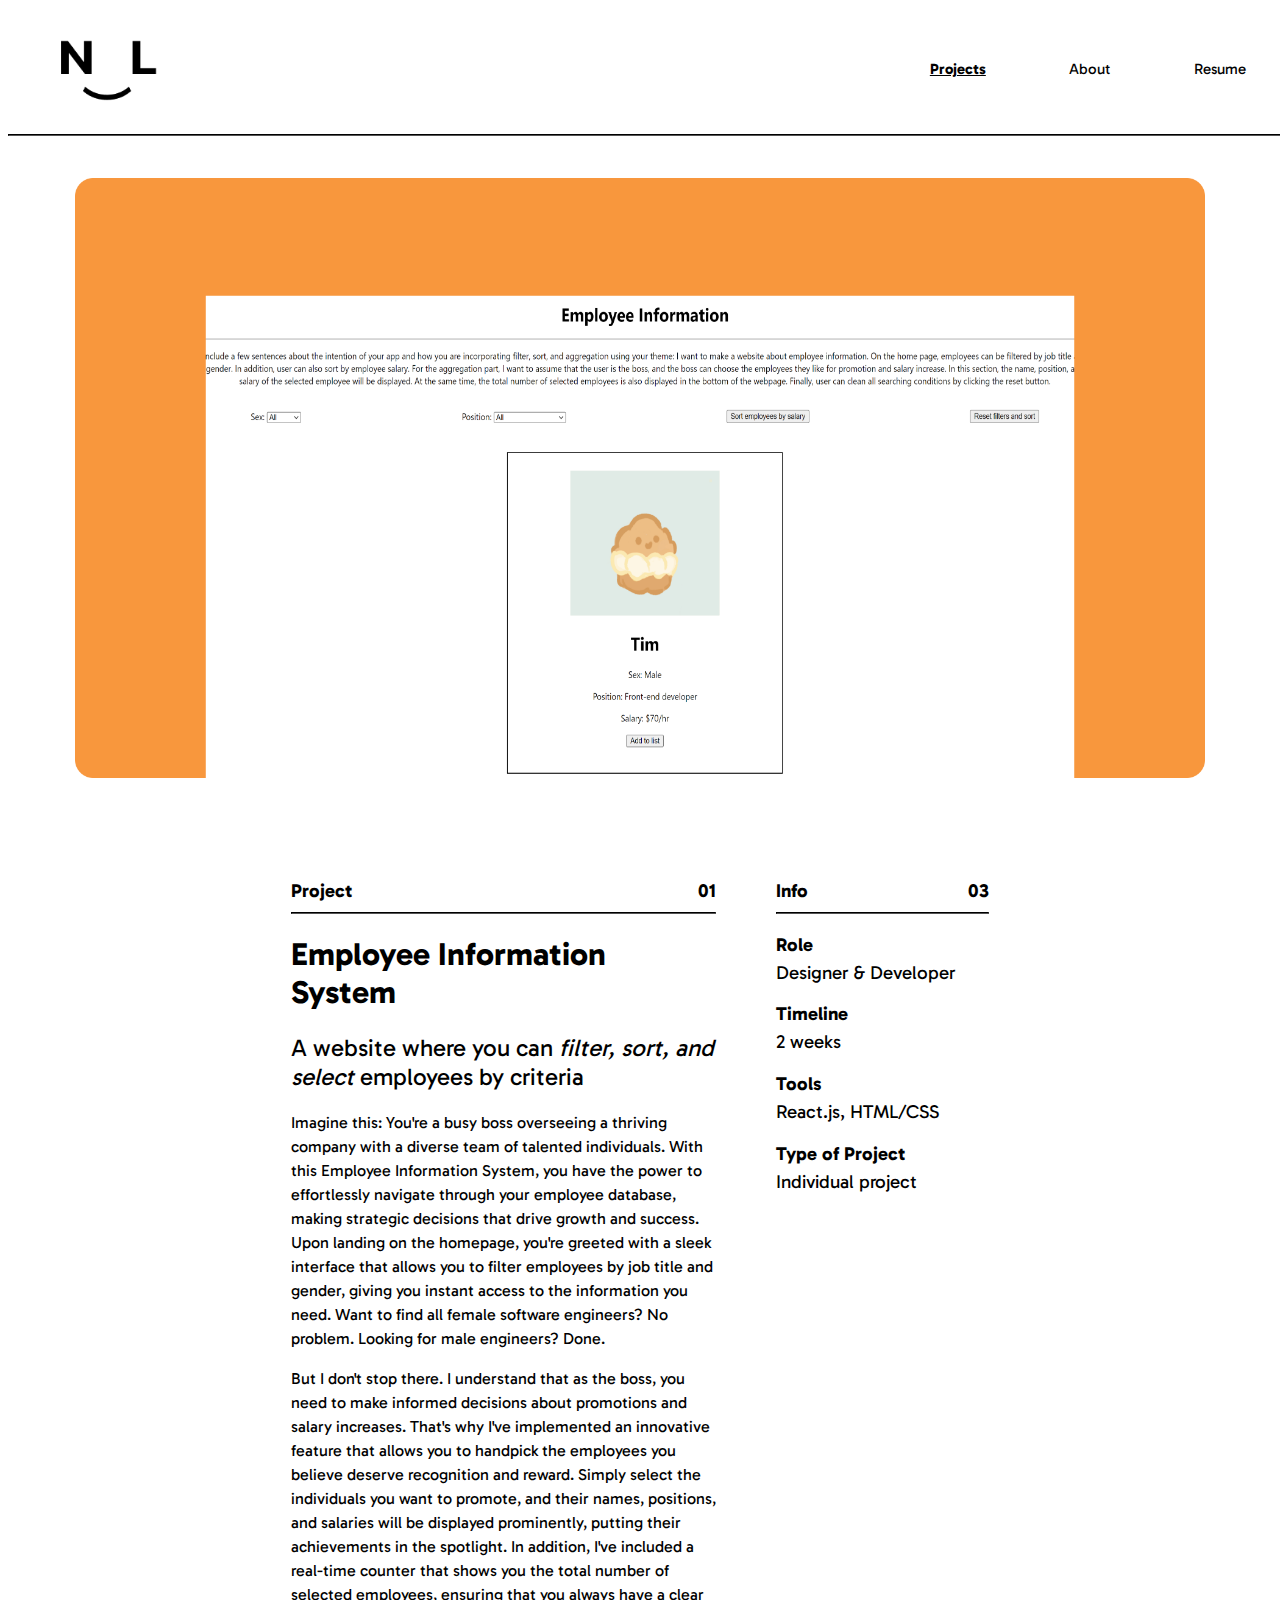
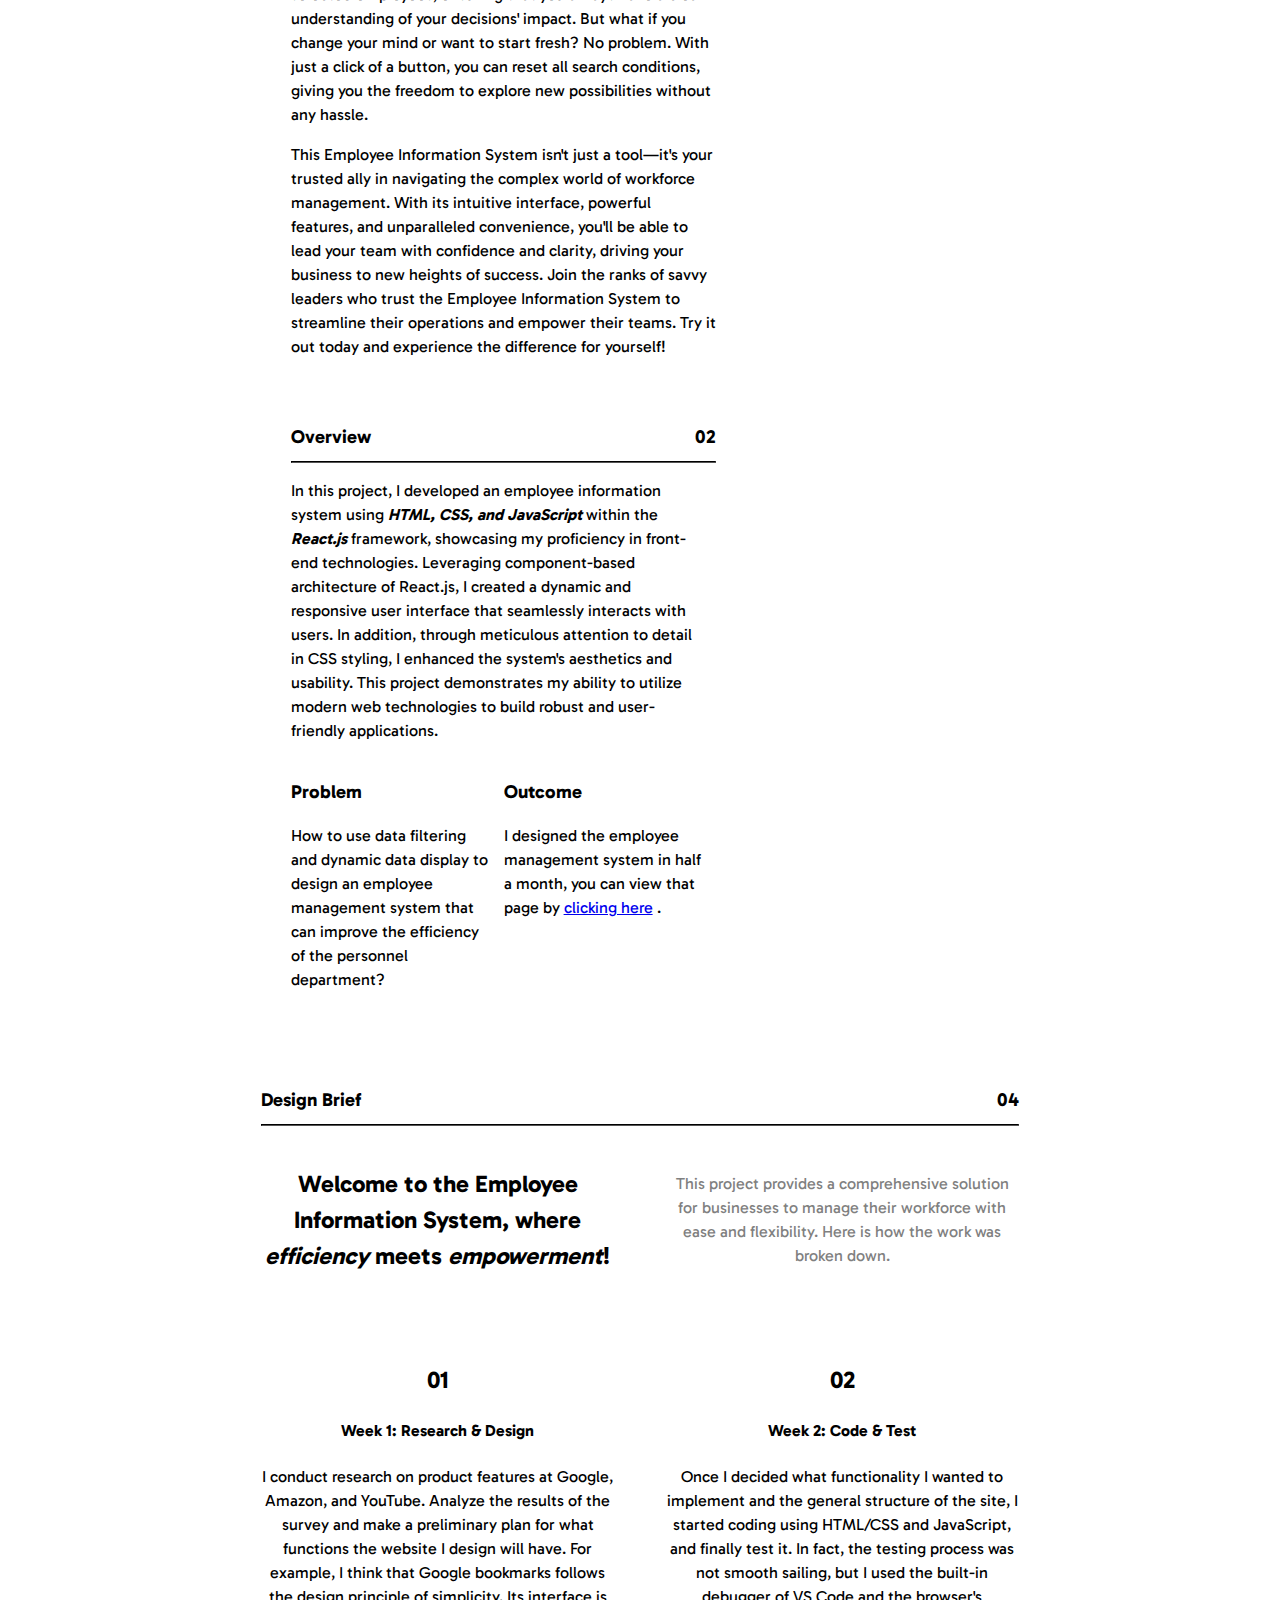
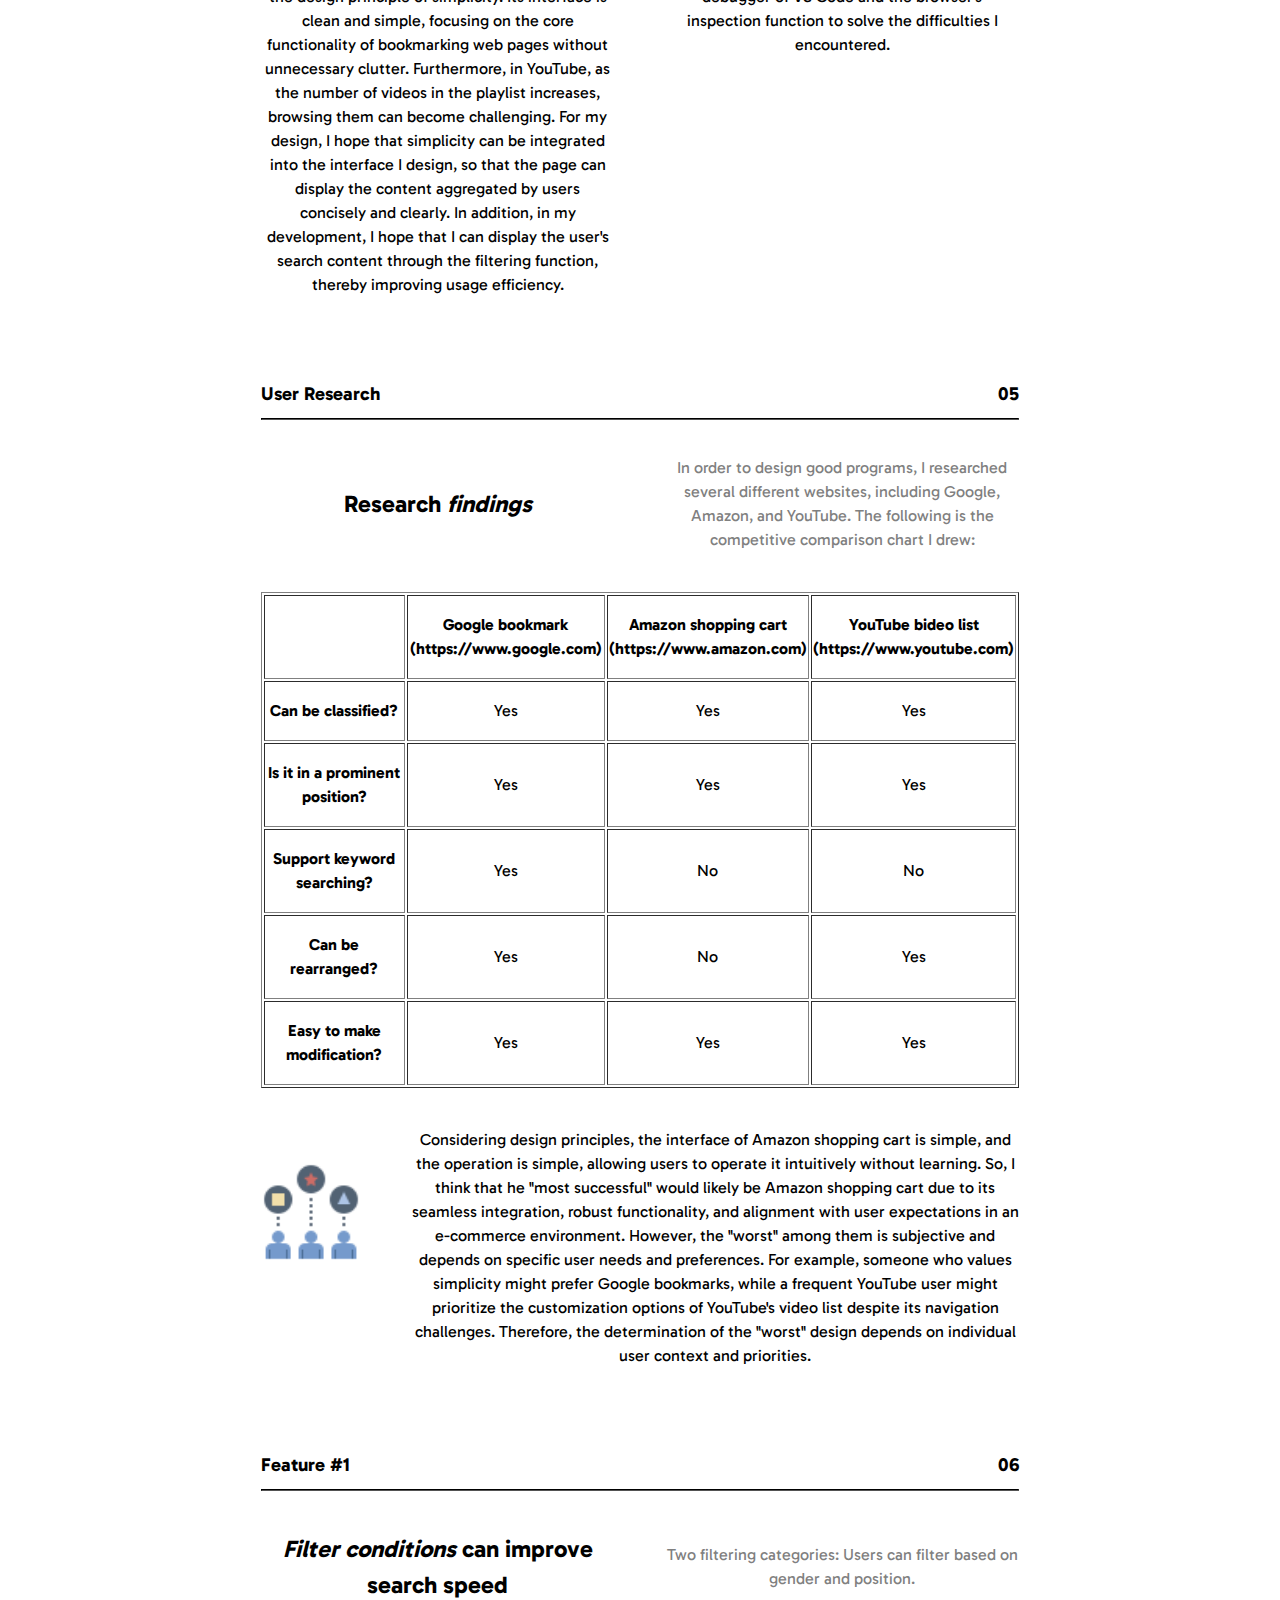
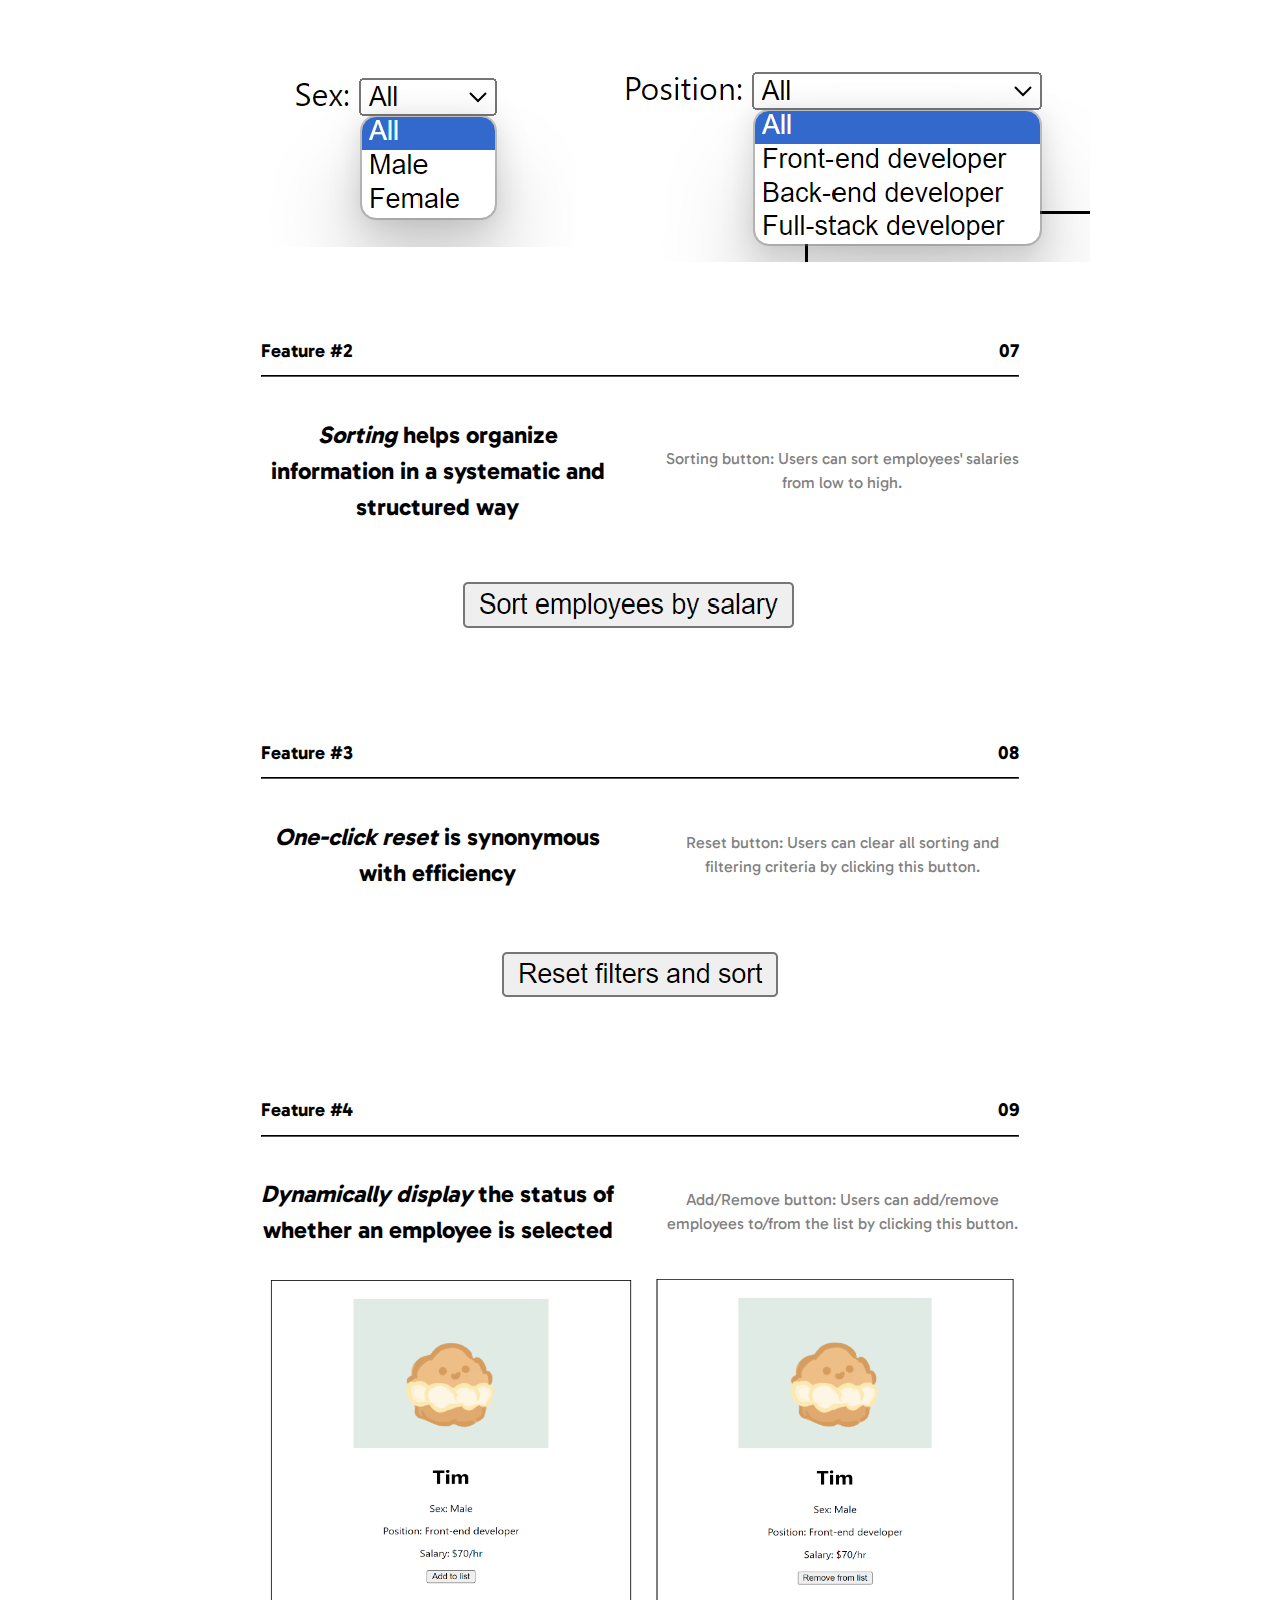
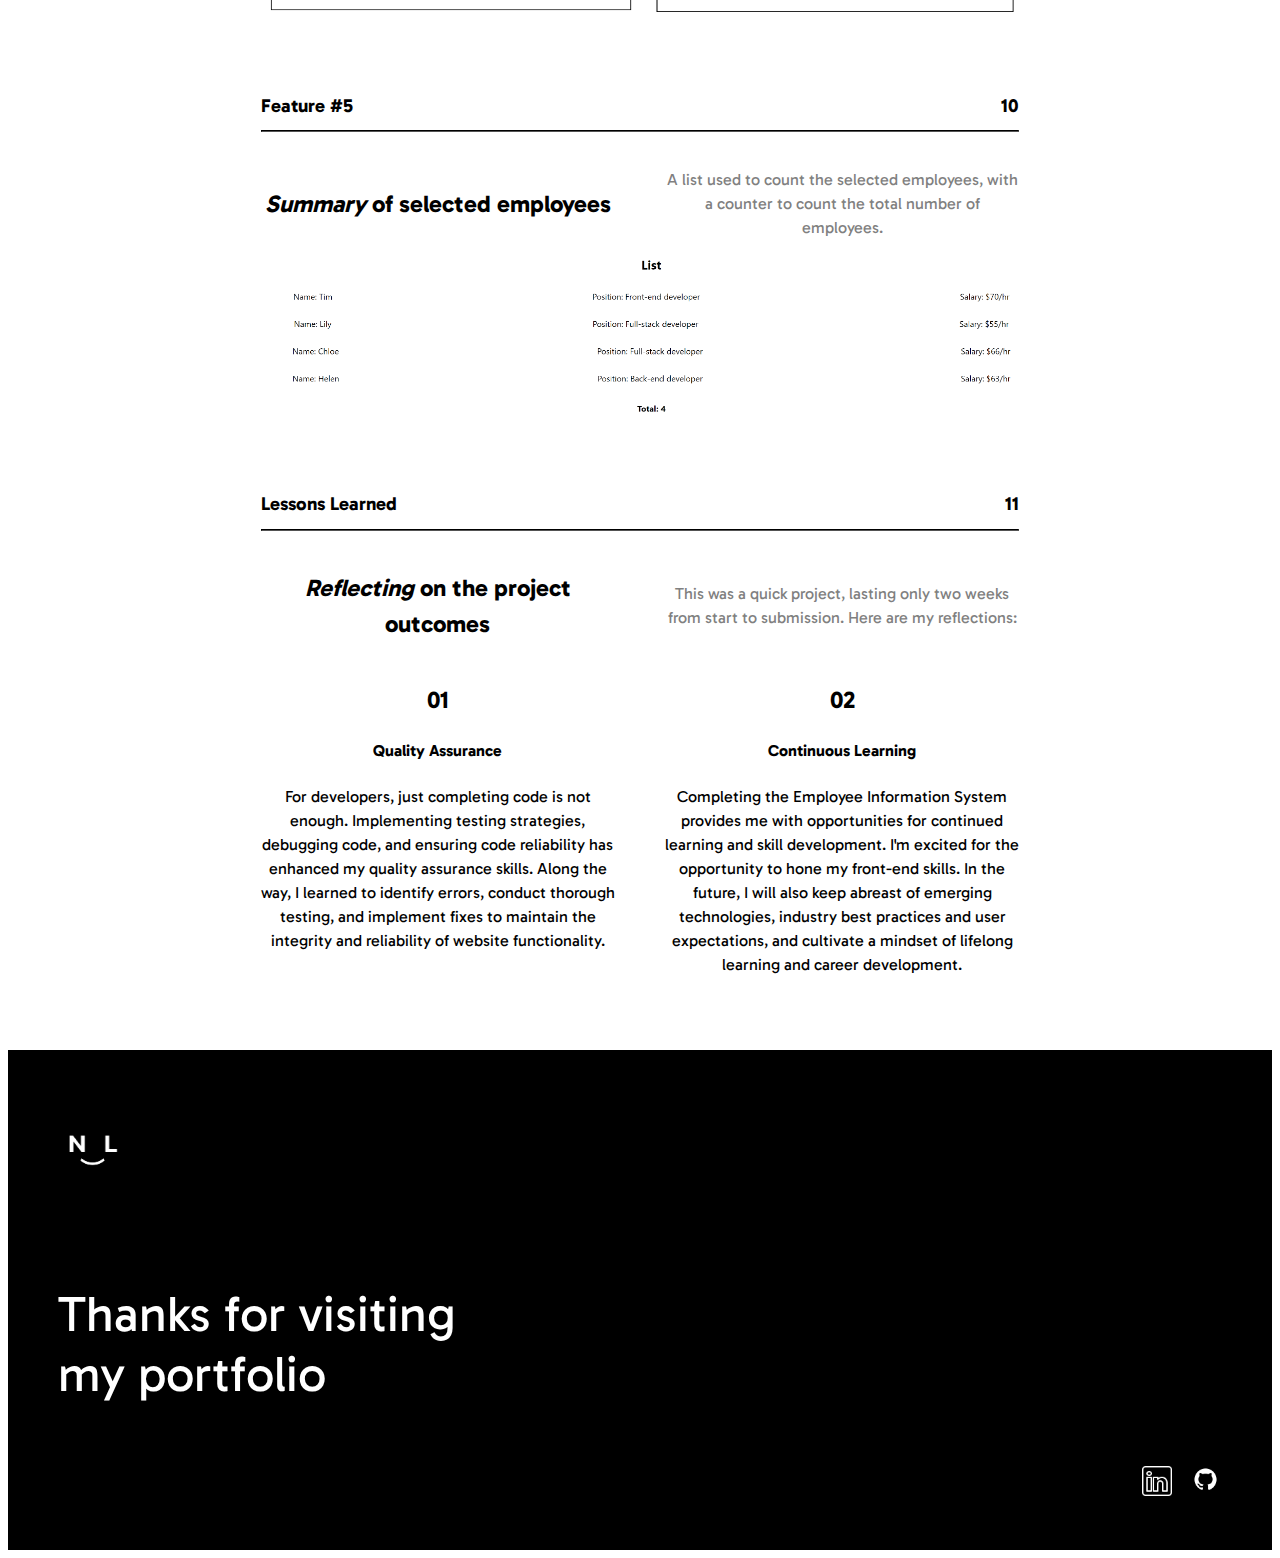
<file: employeeInfoSys.html>
<!DOCTYPE html>
<html lang="zh-CN">
  <head>
    <meta charset="UTF-8" />
    <title>Employee Information System</title>
    <!-- css -->
    <link rel="stylesheet" href="style.css" />
    <!-- font -->
    <link rel="preconnect" href="https://fonts.googleapis.com" />
    <link rel="preconnect" href="https://fonts.gstatic.com" crossorigin />
    <link
      href="https://fonts.googleapis.com/css2?family=Belanosima:wght@400;600;700&family=Gabarito:wght@400..900&family=Reddit+Mono:wght@200..900&display=swap"
      rel="stylesheet"
    />
  </head>
  <body>
    <!-- header part -->
    <header>
      <div class="header">
        <a href="index.html"
          ><img
            src="./Assets/Group 1.png"
            alt="group1"
            style="width: 100px; height: 100px"
        /></a>
        <div class="header-text">
          <a href="index.html#projects"><u>Projects</u></a>
          <a href="about.html">About</a>
          <a href="./Assets/Lanxi Li Resume Java.pdf"> Resume</a>
        </div>
      </div>
      <hr style="margin: 0px; border-color: black" />
    </header>
    <div style="text-align: center; margin-top: 50px">
      <img
        src="./Assets/emp info sys no labels.png"
        alt="employeeInfoSys"
        style="height: 600px; width: 1130px"
      />
    </div>
    <br />
    <br />
    <br />

    <!-- whole content -->
    <div class="responsive-redesign-whole-content">
      <div class="rr-content1to3">
        <div class="rr-content1and2">
          <!-- content 1 -->
          <div class="rr-content1">
            <!-- header -->
            <div class="rr-content1-header">
              <h3 style="margin-left: 0">Project</h3>
              <h3 style="margin-right: 0">01</h3>
            </div>
            <hr style="margin: 0px; border-color: black" />
            <!-- content -->
            <div class="rr-content1-content">
              <h1>Employee Information System</h1>
              <h2 style="font-weight: lighter">
                A website where you can
                <i>filter, sort, and select</i> employees by criteria
              </h2>
              <p>
                Imagine this: You're a busy boss overseeing a thriving company
                with a diverse team of talented individuals. With this Employee
                Information System, you have the power to effortlessly navigate
                through your employee database, making strategic decisions that
                drive growth and success. Upon landing on the homepage, you're
                greeted with a sleek interface that allows you to filter
                employees by job title and gender, giving you instant access to
                the information you need. Want to find all female software
                engineers? No problem. Looking for male engineers? Done.
              </p>
              <p>
                But I don't stop there. I understand that as the boss, you need
                to make informed decisions about promotions and salary
                increases. That's why I've implemented an innovative feature
                that allows you to handpick the employees you believe deserve
                recognition and reward. Simply select the individuals you want
                to promote, and their names, positions, and salaries will be
                displayed prominently, putting their achievements in the
                spotlight. In addition, I've included a real-time counter that
                shows you the total number of selected employees, ensuring that
                you always have a clear understanding of your decisions' impact.
                But what if you change your mind or want to start fresh? No
                problem. With just a click of a button, you can reset all search
                conditions, giving you the freedom to explore new possibilities
                without any hassle.
              </p>
              <p>
                This Employee Information System isn't just a tool—it's your
                trusted ally in navigating the complex world of workforce
                management. With its intuitive interface, powerful features, and
                unparalleled convenience, you'll be able to lead your team with
                confidence and clarity, driving your business to new heights of
                success. Join the ranks of savvy leaders who trust the Employee
                Information System to streamline their operations and empower
                their teams. Try it out today and experience the difference for
                yourself!
              </p>
            </div>
          </div>

          <br />
          <br />

          <!-- content 2 -->
          <div class="rr-content2">
            <!-- header -->
            <div class="rr-content1-header">
              <h3 style="margin-left: 0">Overview</h3>
              <h3 style="margin-right: 0">02</h3>
            </div>
            <hr style="margin: 0px; border-color: black" />
            <!-- content -->
            <div class="rr-content2-content">
              <div class="rr-content2-problem">
                <p>
                  In this project, I developed an employee information system
                  using <em>HTML, CSS, and JavaScript</em> within the
                  <em>React.js</em> framework, showcasing my proficiency in
                  front-end technologies. Leveraging component-based
                  architecture of React.js, I created a dynamic and responsive
                  user interface that seamlessly interacts with users. In
                  addition, through meticulous attention to detail in CSS
                  styling, I enhanced the system's aesthetics and usability.
                  This project demonstrates my ability to utilize modern web
                  technologies to build robust and user-friendly applications.
                </p>
                <div class="block-for-problem-and-outcome">
                  <div class="infosys-prob">
                    <h3>Problem</h3>
                    <p>
                      How to use data filtering and dynamic data display to
                      design an employee management system that can improve the
                      efficiency of the personnel department?
                    </p>
                  </div>

                  <div class="rr-content2-outcome">
                    <h3>Outcome</h3>
                    <p>
                      I designed the employee management system in half a month,
                      you can view that page by
                      <a href="https://development-assignment.vercel.app/"
                        >clicking here</a
                      >
                      .
                    </p>
                  </div>
                </div>
              </div>
            </div>
          </div>
        </div>

        <!-- content 3 -->
        <div class="rr-content3">
          <!-- header -->
          <div class="rr-content1-header">
            <h3 style="margin-left: 0">Info</h3>
            <h3 style="margin-right: 0">03</h3>
          </div>
          <hr style="margin: 0px; border-color: black" />
          <!-- content -->
          <div class="rr-content3-content">
            <h3 style="margin-bottom: 0px">Role</h3>
            <h3 style="font-weight: lighter; margin-top: 5px">
              Designer & Developer
            </h3>
            <h3 style="margin-bottom: 0px">Timeline</h3>
            <h3 style="font-weight: lighter; margin-top: 5px">2 weeks</h3>
            <h3 style="margin-bottom: 0px">Tools</h3>
            <h3 style="font-weight: lighter; margin-top: 5px">
              React.js, HTML/CSS
            </h3>
            <h3 style="margin-bottom: 0px">Type of Project</h3>
            <h3 style="font-weight: lighter; margin-top: 5px">
              Individual project
            </h3>
          </div>
        </div>
      </div>

      <br />
      <br />

      <!-- content 4 -->
      <!-- <div style="background-color: black; color: white"> -->
      <div class="rr-content4">
        <!-- header -->
        <div class="rr-content1-header">
          <h3 style="margin-left: 0">Design Brief</h3>
          <h3 style="margin-right: 0">04</h3>
        </div>
        <hr style="margin: 0px; border-color: black" />
        <!-- content -->
        <div class="rr-content4-content">
          <div class="design-brief-intro-part">
            <h2 style="margin-right: 25px">
              Welcome to the Employee Information System, where
              <i>efficiency</i> meets <i>empowerment</i>!
            </h2>
            <p style="color: gray; margin-left: 25px">
              This project provides a comprehensive solution for businesses to
              manage their workforce with ease and flexibility. Here is how the
              work was broken down.
            </p>
          </div>

          <br />
          <br />

          <div class="design-brief-steps">
            <div class="design-brief-step" style="margin-right: 25px">
              <h2>01</h2>
              <h4>Week 1: Research & Design</h4>
              <p>
                I conduct research on product features at Google, Amazon, and
                YouTube. Analyze the results of the survey and make a
                preliminary plan for what functions the website I design will
                have. For example, I think that Google bookmarks follows the
                design principle of simplicity. Its interface is clean and
                simple, focusing on the core functionality of bookmarking web
                pages without unnecessary clutter. Furthermore, in YouTube, as
                the number of videos in the playlist increases, browsing them
                can become challenging. For my design, I hope that simplicity
                can be integrated into the interface I design, so that the page
                can display the content aggregated by users concisely and
                clearly. In addition, in my development, I hope that I can
                display the user's search content through the filtering
                function, thereby improving usage efficiency.
              </p>
            </div>
            <div class="design-brief-step" style="margin-left: 25px">
              <h2>02</h2>
              <h4>Week 2: Code & Test</h4>
              <p>
                Once I decided what functionality I wanted to implement and the
                general structure of the site, I started coding using HTML/CSS
                and JavaScript, and finally test it. In fact, the testing
                process was not smooth sailing, but I used the built-in debugger
                of VS Code and the browser's inspection function to solve the
                difficulties I encountered.
              </p>
            </div>
          </div>
        </div>
      </div>
      <!-- </div> -->
    </div>

    <br />
    <br />
    <br />

    <!-- content 5 -->
    <div class="rr-content5">
      <!-- header -->
      <div class="rr-content1-header">
        <h3 style="margin-left: 0">User Research</h3>
        <h3 style="margin-right: 0">05</h3>
      </div>
      <hr style="margin: 0px; border-color: black" />
      <!-- content -->
      <div class="rr-content5-content">
        <div class="research-intro-part">
          <h2 style="margin-right: 25px">Research <i>findings</i></h2>
          <p style="color: gray; margin-left: 25px">
            In order to design good programs, I researched several different
            websites, including Google, Amazon, and YouTube. The following is
            the competitive comparison chart I drew:
          </p>
        </div>

        <br />

        <table border="1" style="margin: auto">
          <tbody>
            <tr>
              <td></td>
              <td style="width: 200px">
                <p style="font-weight: bold">
                  Google bookmark (https://www.google.com)
                </p>
              </td>
              <td style="width: 200px">
                <p style="font-weight: bold">
                  Amazon shopping cart (https://www.amazon.com)
                </p>
              </td>
              <td style="width: 200px">
                <p style="font-weight: bold">
                  YouTube bideo list (https://www.youtube.com)
                </p>
              </td>
            </tr>
            <tr>
              <td style="width: 250px">
                <p style="font-weight: bold">Can be classified?</p>
              </td>
              <td>Yes</td>
              <td>Yes</td>
              <td>Yes</td>
            </tr>
            <tr>
              <td>
                <p style="font-weight: bold">Is it in a prominent position?</p>
              </td>
              <td>Yes</td>
              <td>Yes</td>
              <td>Yes</td>
            </tr>
            <tr>
              <td>
                <p style="font-weight: bold">Support keyword searching?</p>
              </td>
              <td>Yes</td>
              <td>No</td>
              <td>No</td>
            </tr>
            <tr>
              <td><p style="font-weight: bold">Can be rearranged?</p></td>
              <td>Yes</td>
              <td>No</td>
              <td>Yes</td>
            </tr>
            <tr>
              <td>
                <p style="font-weight: bold">Easy to make modification?</p>
              </td>
              <td>Yes</td>
              <td>Yes</td>
              <td>Yes</td>
            </tr>
          </tbody>
        </table>

        <br />

        <div class="emp-info-sys-research-results">
          <div class="emp-info-sys-research-result" style="margin-right: 25px">
            <img
              src="./Assets/difference.png"
              alt="difference"
              style="width: 100px; height: 100px"
            />
          </div>
          <div class="emp-info-sys-research-result" style="margin-left: 25px">
            <p>
              Considering design principles, the interface of Amazon shopping
              cart is simple, and the operation is simple, allowing users to
              operate it intuitively without learning. So, I think that he "most
              successful" would likely be Amazon shopping cart due to its
              seamless integration, robust functionality, and alignment with
              user expectations in an e-commerce environment. However, the
              "worst" among them is subjective and depends on specific user
              needs and preferences. For example, someone who values simplicity
              might prefer Google bookmarks, while a frequent YouTube user might
              prioritize the customization options of YouTube's video list
              despite its navigation challenges. Therefore, the determination of
              the "worst" design depends on individual user context and
              priorities.
            </p>
          </div>
        </div>
      </div>
    </div>

    <br />
    <br />
    <br />

    <!-- content 6 -->
    <div class="rr-content6">
      <!-- header -->
      <div class="rr-content1-header">
        <h3 style="margin-left: 0">Feature #1</h3>
        <h3 style="margin-right: 0">06</h3>
      </div>
      <hr style="margin: 0px; border-color: black" />
      <!-- content -->
      <div class="rr-content6-content">
        <div class="rr-content6-feature-intro">
          <h2 style="margin-right: 25px">
            <i>Filter conditions</i> can improve search speed
          </h2>
          <p style="color: gray; margin-left: 25px">
            Two filtering categories: Users can filter based on gender and
            position.
          </p>
        </div>
        <div class="rr-content6-feature-boxes-sameline">
          <div class="rr-content6-feature-box">
            <img src="./Assets/eis-feature1-1.png" alt="feature1-1" />
          </div>
          <div class="rr-content6-feature-box">
            <img src="./Assets/eis-feature1-2.png" alt="feature1-2" />
          </div>
        </div>
      </div>
    </div>

    <br />
    <br />
    <br />

    <!-- content 7 -->
    <div class="rr-content6">
      <!-- header -->
      <div class="rr-content1-header">
        <h3 style="margin-left: 0">Feature #2</h3>
        <h3 style="margin-right: 0">07</h3>
      </div>
      <hr style="margin: 0px; border-color: black" />
      <!-- content -->
      <div class="rr-content6-content">
        <div class="rr-content6-feature-intro">
          <h2 style="margin-right: 25px">
            <i>Sorting</i> helps organize information in a systematic and
            structured way
          </h2>
          <p style="color: gray; margin-left: 25px">
            Sorting button: Users can sort employees' salaries from low to high.
          </p>
        </div>
        <div class="rr-content6-feature-boxes-sameline">
          <div class="rr-content6-feature-box">
            <img src="./Assets/eis-feature2.png" alt="feature2" />
          </div>
        </div>
      </div>
    </div>

    <br />
    <br />
    <br />

    <!-- content 8 -->
    <div class="rr-content6">
      <!-- header -->
      <div class="rr-content1-header">
        <h3 style="margin-left: 0">Feature #3</h3>
        <h3 style="margin-right: 0">08</h3>
      </div>
      <hr style="margin: 0px; border-color: black" />
      <!-- content -->
      <div class="rr-content6-content">
        <div class="rr-content6-feature-intro">
          <h2 style="margin-right: 25px">
            <i>One-click reset</i> is synonymous with efficiency
          </h2>
          <p style="color: gray; margin-left: 25px">
            Reset button: Users can clear all sorting and filtering criteria by
            clicking this button.
          </p>
        </div>
        <div class="rr-content6-feature-boxes-sameline">
          <div class="rr-content6-feature-box">
            <img src="./Assets/eis-feature3.png" alt="feature3" />
          </div>
        </div>
      </div>
    </div>

    <br />
    <br />
    <br />

    <!-- content 9 -->
    <div class="rr-content6">
      <!-- header -->
      <div class="rr-content1-header">
        <h3 style="margin-left: 0">Feature #4</h3>
        <h3 style="margin-right: 0">09</h3>
      </div>
      <hr style="margin: 0px; border-color: black" />
      <!-- content -->
      <div class="rr-content6-content">
        <div class="rr-content6-feature-intro">
          <h2 style="margin-right: 25px">
            <i>Dynamically display</i> the status of whether an employee is
            selected
          </h2>
          <p style="color: gray; margin-left: 25px">
            Add/Remove button: Users can add/remove employees to/from the list
            by clicking this button.
          </p>
        </div>
        <div class="rr-content6-feature-boxes-sameline">
          <div class="rr-content6-feature-box">
            <img
              src="./Assets/eis-feature4-1.png"
              alt="feature4-1"
              style="width: 380px; height: 350px"
            />
          </div>
          <div class="rr-content6-feature-box">
            <img
              src="./Assets/eis-feature4-2.png"
              alt="feature4-2"
              style="width: 380px; height: 350px"
            />
          </div>
        </div>
      </div>
    </div>

    <br />
    <br />
    <br />

    <!-- content 10 -->
    <div class="rr-content6">
      <!-- header -->
      <div class="rr-content1-header">
        <h3 style="margin-left: 0">Feature #5</h3>
        <h3 style="margin-right: 0">10</h3>
      </div>
      <hr style="margin: 0px; border-color: black" />
      <!-- content -->
      <div class="rr-content6-content">
        <div class="rr-content6-feature-intro">
          <h2 style="margin-right: 25px">
            <i>Summary</i> of selected employees
          </h2>
          <p style="color: gray; margin-left: 25px">
            A list used to count the selected employees, with a counter to count
            the total number of employees.
          </p>
        </div>
        <div class="rr-content6-feature-boxes-sameline">
          <div class="rr-content6-feature-box">
            <img
              src="./Assets/eis-feature5.png"
              alt="feature5"
              style="width: 800px; height: 160px"
            />
          </div>
        </div>
      </div>
    </div>

    <br />
    <br />
    <br />

    <!-- lesson -->
    <div class="rr-lessons">
      <!-- header -->
      <div class="rr-content1-header">
        <h3 style="margin-left: 0">Lessons Learned</h3>
        <h3 style="margin-right: 0">11</h3>
      </div>
      <hr style="margin: 0px; border-color: black" />
      <!-- content -->
      <div class="rr-content6-feature-intro">
        <h2 style="margin-right: 25px">
          <i>Reflecting</i> on the project outcomes
        </h2>
        <p style="color: gray; margin-left: 25px">
          This was a quick project, lasting only two weeks from start to
          submission. Here are my reflections:
        </p>
      </div>

      <div class="design-brief-steps">
        <div class="design-brief-step" style="margin-right: 25px">
          <h2>01</h2>
          <h4>Quality Assurance</h4>
          <p>
            For developers, just completing code is not enough. Implementing
            testing strategies, debugging code, and ensuring code reliability
            has enhanced my quality assurance skills. Along the way, I learned
            to identify errors, conduct thorough testing, and implement fixes to
            maintain the integrity and reliability of website functionality.
          </p>
        </div>
        <div class="design-brief-step" style="margin-left: 25px">
          <h2>02</h2>
          <h4>Continuous Learning</h4>
          <p>
            Completing the Employee Information System provides me with
            opportunities for continued learning and skill development. I'm
            excited for the opportunity to hone my front-end skills. In the
            future, I will also keep abreast of emerging technologies, industry
            best practices and user expectations, and cultivate a mindset of
            lifelong learning and career development.
          </p>
        </div>
      </div>
    </div>

    <br />
    <br />
    <br />

    <!-- footer -->
    <footer class="footer">
      <div class="footer-left">
        <img
          src="./Assets/Group 2.png"
          alt="group 2"
          style="width: 50px; height: 50px; margin-top: 80px; margin-left: 60px"
        />
        <div class="footer-content">
          <div class="footer-text">
            <p>Thanks for visiting</p>
            <p>my portfolio</p>
          </div>
        </div>
      </div>

      <div class="footer-image">
        <a href="https://www.linkedin.com/in/lanxi-li-076632290/"
          ><img src="./Assets/linkedin.png" alt="linkedin" style="width: 30px"
        /></a>

        <a href="https://github.com/Nancy0221"
          ><img
            src="./Assets/github.png"
            alt="github"
            style="width: 33px; height: 33px"
        /></a>
      </div>
    </footer>
  </body>
</html>
</file>
<file: style.css>
.header-text {
  display: flex;
  justify-content: space-around;
  width: 400px;
  margin-top: 30px;
}

.header-text a {
  font-size: 15px;
  font-family: "Gabarito";
}

.header {
  display: flex;
  justify-content: space-between;
  margin-top: 30px;
  margin-left: 50px;
}

.left-part {
  display: flex;
  color: rgba(114, 109, 109, 1);
  flex: 1;
  margin: auto;
  font-size: 25px;
  margin-right: 10px;
}

.intro {
  display: flex;
  flex-direction: row;
  justify-content: space-between;
  margin-left: 50px;
  margin-right: 50px;
  margin-top: 30px;
  font-family: "Gabarito";
}

.right-part {
  flex: 1;
  font-size: 18px;
  line-height: 1.5;
  margin-top: 50px;
}

.footer {
  font-family: "Gabarito";
  background-color: black;
  height: 500px;
  display: flex;
  justify-content: space-between;
  /* align-items: center; */
}

.footer-content {
  display: flex;
  margin-top: 100px;
}

.footer-content p {
  color: white;
  font-size: 50px;
  margin: 0px;
  margin-left: 50px;
}

.footer-image {
  display: flex;
  width: 80px;
  justify-content: space-between;
  align-items: flex-end;
  margin-right: 50px;
  margin-bottom: 50px;
}

/* 700*478 */
.projects img {
  width: 100%;
  height: auto;
}

.projects {
  display: flex;
  flex-wrap: wrap;
  justify-content: center;
}

.projects a {
  flex: 1; /* Let each anchor element take up equal space */
  margin: 20px;
}

@media (max-width: 1000px) {
  .projects a {
    flex-basis: 100%; /* Set each anchor element to take up 100% of the width */
    max-width: 100%;
  }
}

@media (min-width: 1000px) {
  .projects a {
    flex-basis: 45%; /* Set each anchor element to take up 45% of the width */
    max-width: 45%;
  }
}

/* about */
body {
  padding-top: 120px; /* Adjust this value to match the height of your fixed header */
}

header {
  position: fixed;
  top: 0;
  width: 100%;
  background-color: white;
  z-index: 1000; /* Ensure the header stays on top of other content */
}

.self-intro {
  font-family: "Gabarito";
  display: flex;
  justify-content: space-around;
  margin: 50px;
}

.about-me-self-intro-text {
  margin-left: 50px;
  max-width: 800px;
}

.about-me-self-intro-text p {
  font-size: 20px;
  line-height: 1.5;
  color: rgba(77, 64, 64, 1);
}

u {
  font-weight: bold;
}

.about-me-self-intro-pics {
  margin-top: 50px;
  margin-left: 100px;
}

.header a:visited {
  color: black; /* Change the color of visited links to red */
}

.header a {
  text-decoration: none; /* Remove underline */
}

.header a:link {
  color: black;
}

.header a:hover {
  color: rgba(245, 158, 158, 1);
}

/* rr-project */
body {
  font-family: "Gabarito";
}

.rr-content1-header {
  display: flex;
  justify-content: space-between;
}

.rr-content1-header h3 {
  margin: 10px;
}

.rr-content1-content p {
  line-height: 1.5;
}

.rr-content1-content em {
  font-weight: bold;
}

.rr-content1to3 {
  display: flex;
  justify-content: center;
  margin-left: 20%;
  margin-right: 20%;
}

.rr-content1to3 .rr-content1and2 {
  flex: 2;
  margin: 30px;
}

.rr-content1to3 .rr-content3 {
  flex: 1;
  margin: 30px;
}

.rr-content2 {
  text-align: left;
  line-height: 1.5;
}

.rr-content2-content {
  display: flex;
  flex: 1;
}

.rr-content2-problem {
  margin-right: 15px;
}

.rr-content2-outcome {
  margin-left: 15px;
}

.rr-content4 {
  margin-left: 20%;
  margin-right: 20%;
  text-align: center;
  line-height: 1.5;
}

.design-brief-intro-part {
  display: flex;
  align-items: center; /* align in horizontal direction */
  margin-top: 20px;
}

.design-brief-intro-part h2,
.design-brief-intro-part p {
  flex-basis: 50%; /* Set initial width to 50% */
  flex-grow: 1; /* Divide equal space */
}

.design-brief-steps {
  display: flex;
  flex: 1;
}

.design-brief-steps .design-brief-step {
  flex-basis: 50%; /* Set initial width to 50% */
  flex-grow: 1; /* Divide equal space */
}

.research-intro-part {
  display: flex;
  align-items: center; /* align in horizontal direction */
  margin-top: 20px;
}

.research-intro-part h2,
.research-intro-part p {
  flex-basis: 50%; /* Set initial width to 50% */
  flex-grow: 1; /* Divide equal space */
}

.rr-content5 {
  margin-left: 20%;
  margin-right: 20%;
  text-align: center;
  line-height: 1.5;
}

.research-results {
  display: flex;
  align-items: center; /* align in horizontal direction */
  margin-top: 20px;
}

.rr-content6 {
  margin-left: 20%;
  margin-right: 20%;
  text-align: center;
  line-height: 1.5;
}

.rr-content6-feature-intro {
  display: flex;
  align-items: center; /* align in horizontal direction */
  margin-top: 20px;
}

.rr-content6-feature-intro h2,
.rr-content6-feature-intro p {
  flex-basis: 50%; /* Set initial width to 50% */
  flex-grow: 1; /* Divide equal space */
}

.rr-content6-feature-boxes-sameline {
  display: flex;
  align-items: center;
  justify-content: space-around;
}

.rr-lessons {
  margin-left: 20%;
  margin-right: 20%;
  text-align: center;
  line-height: 1.5;
}

/* emp-info-sys-project */
.block-for-problem-and-outcome {
  display: flex;
}

.block-for-problem-and-outcome div {
  flex-basis: 50%; /* Set initial width to 50% */
  flex-grow: 1; /* Divide equal space */
}

.rr-content2-problem em {
  font-weight: bold;
}

.emp-info-sys-research-results {
  display: flex;
  text-align: center;
  justify-content: center;
}

.emp-info-sys-research-result img {
  margin-top: 50%;
}

/* allara-project */
.allara-content2-content {
  display: flex;
}

.allara-content2-content div {
  flex-basis: 50%; /* Set initial width to 50% */
  flex-grow: 1; /* Divide equal space */
}

.allara-content6-feature-box img {
  width: 70%;
  height: auto;
  border: 1px solid #000000;
}

em {
  font-weight: bold;
}

.allara-tips {
  margin-left: 20%;
  margin-right: 20%;
  display: flex;
  justify-content: center;
  text-align: center;
  line-height: 1.5;
}

.allara-tips img {
  width: 50px;
  height: auto;
  margin: auto;
}

.allara-tips h2 {
  margin-left: 10px;
}
</file>
